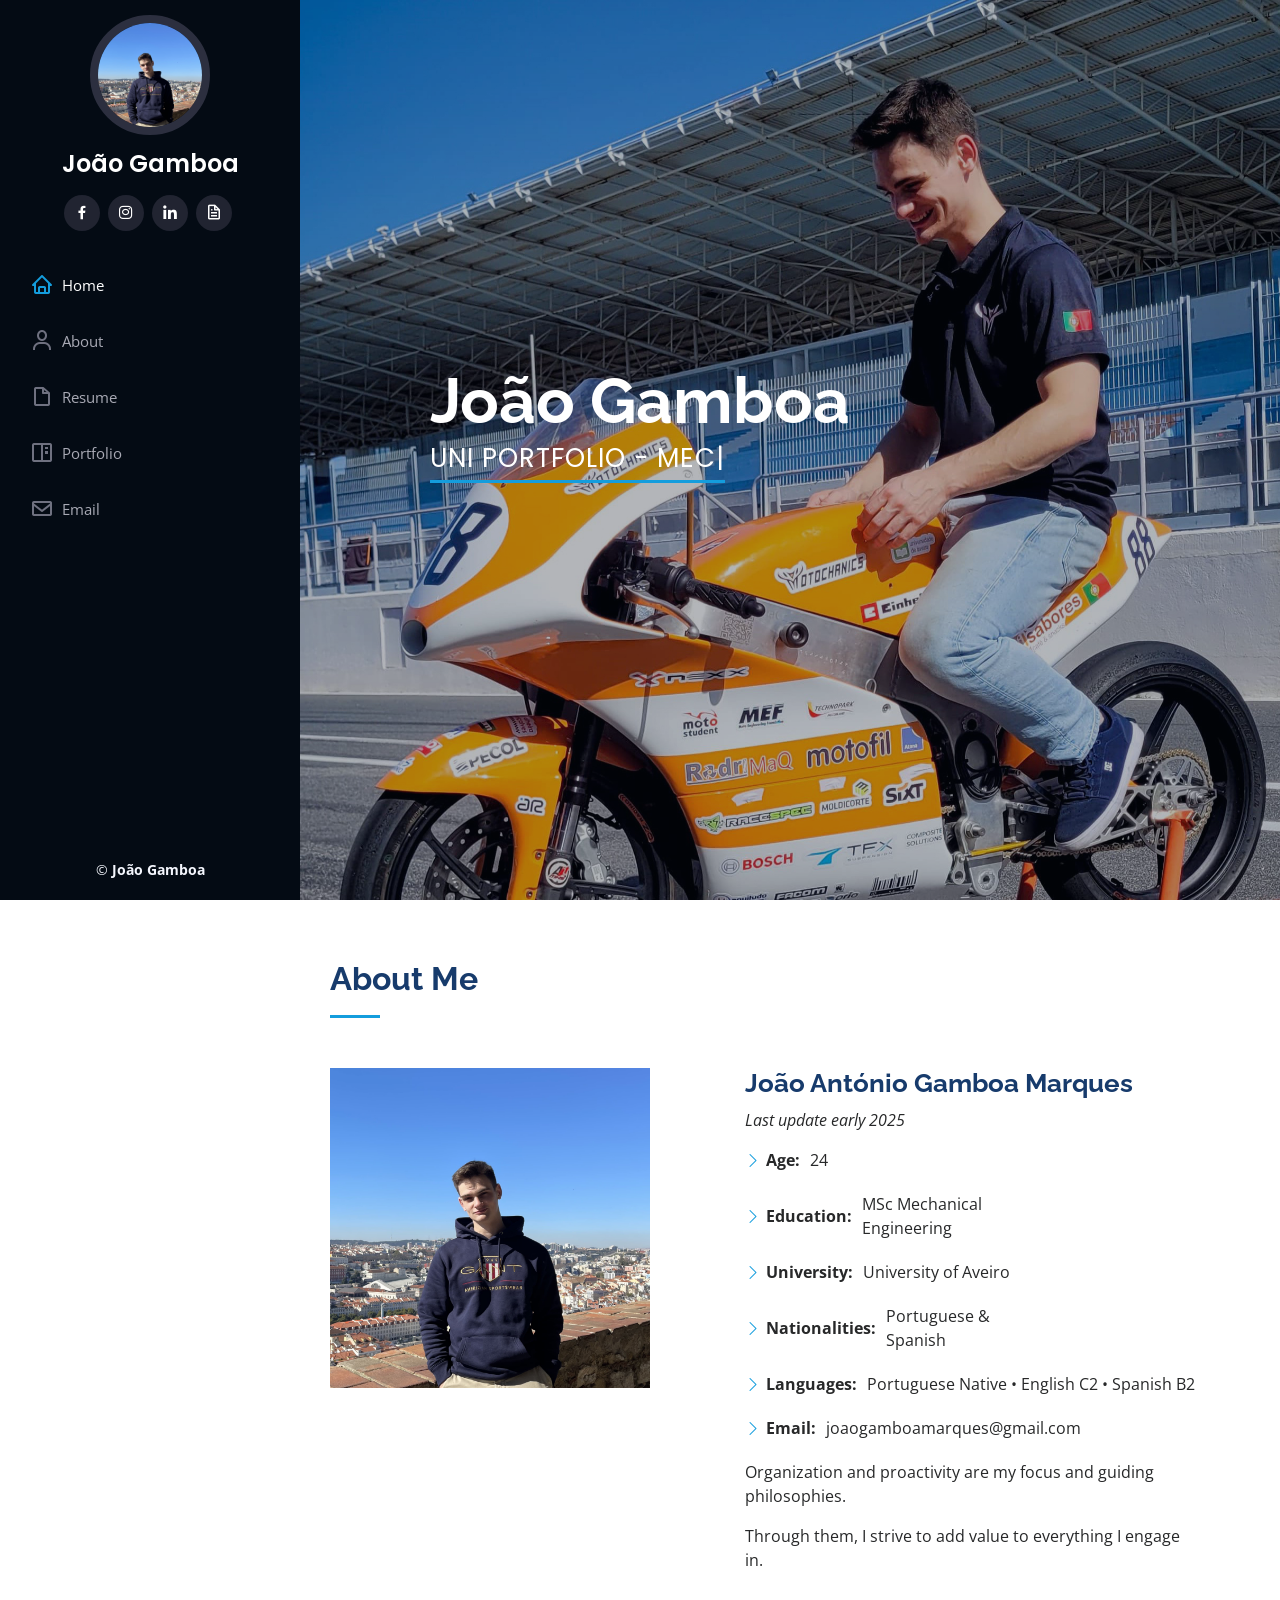
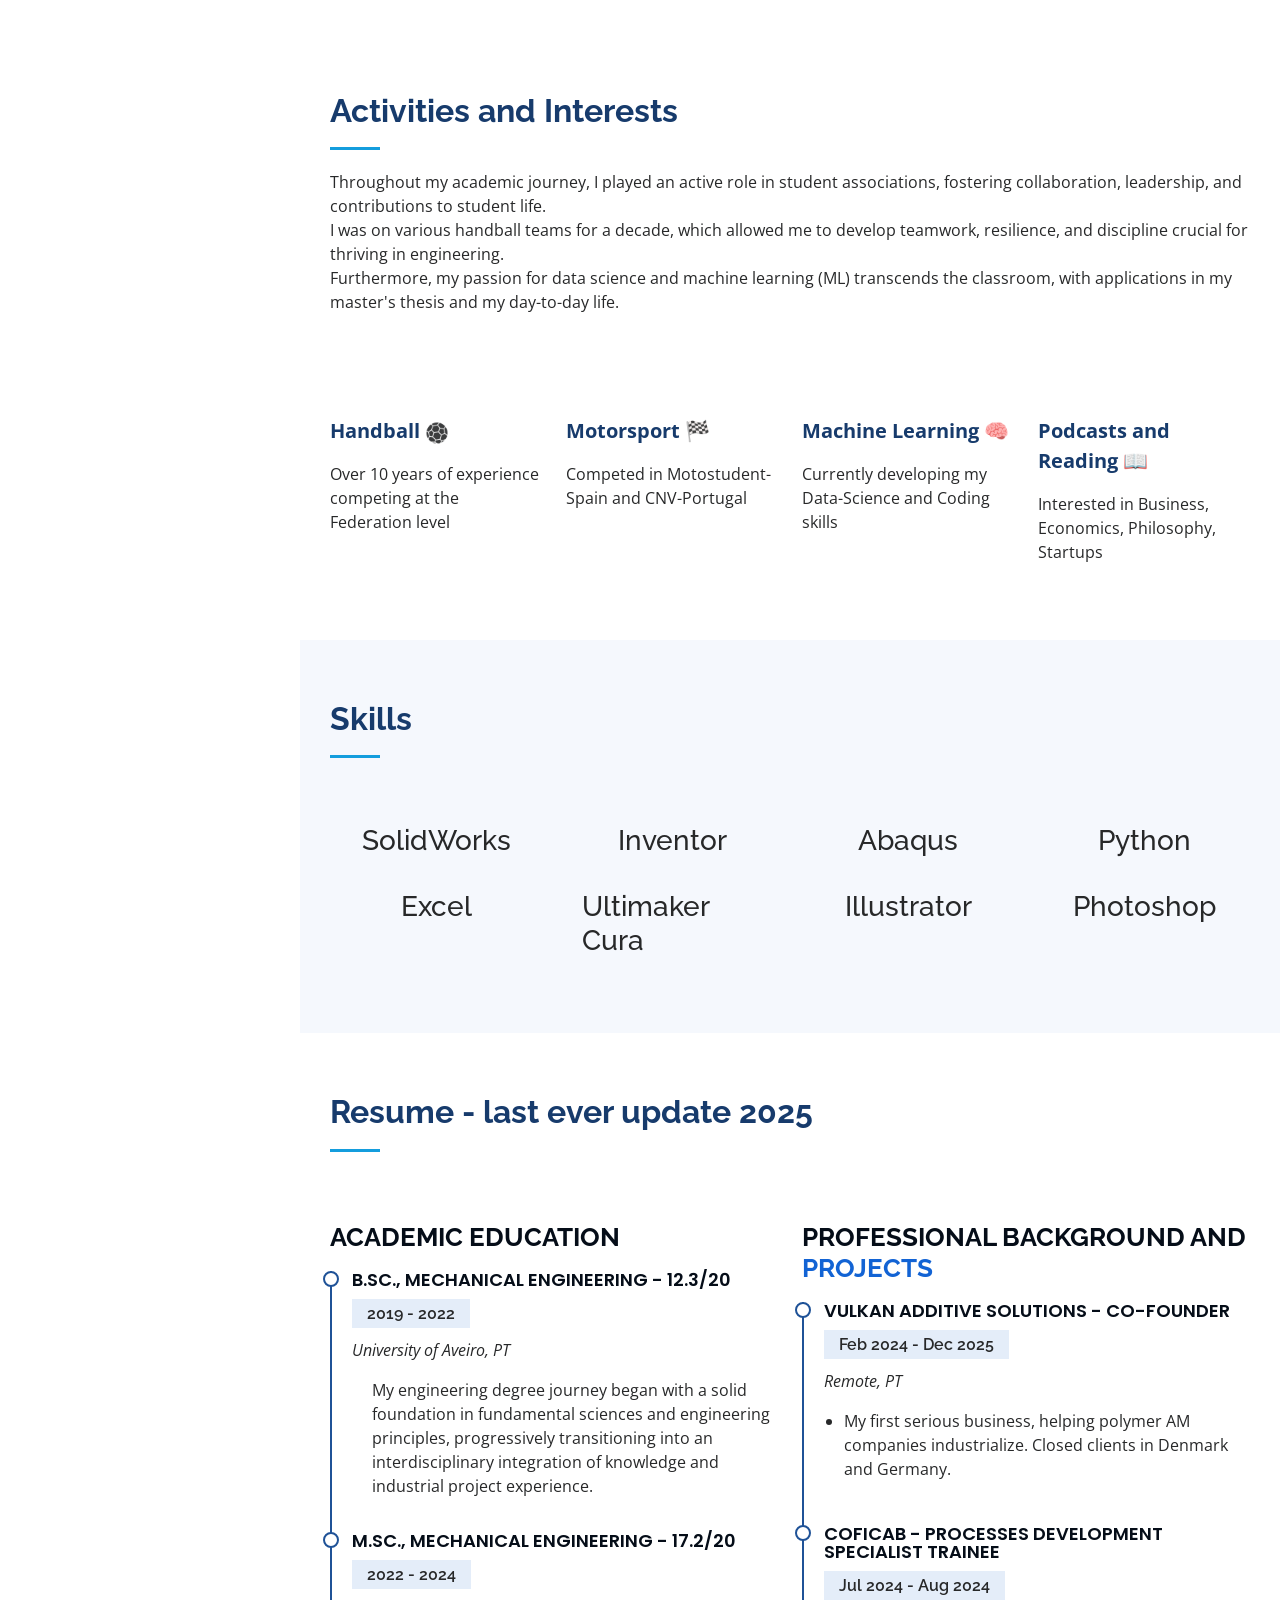
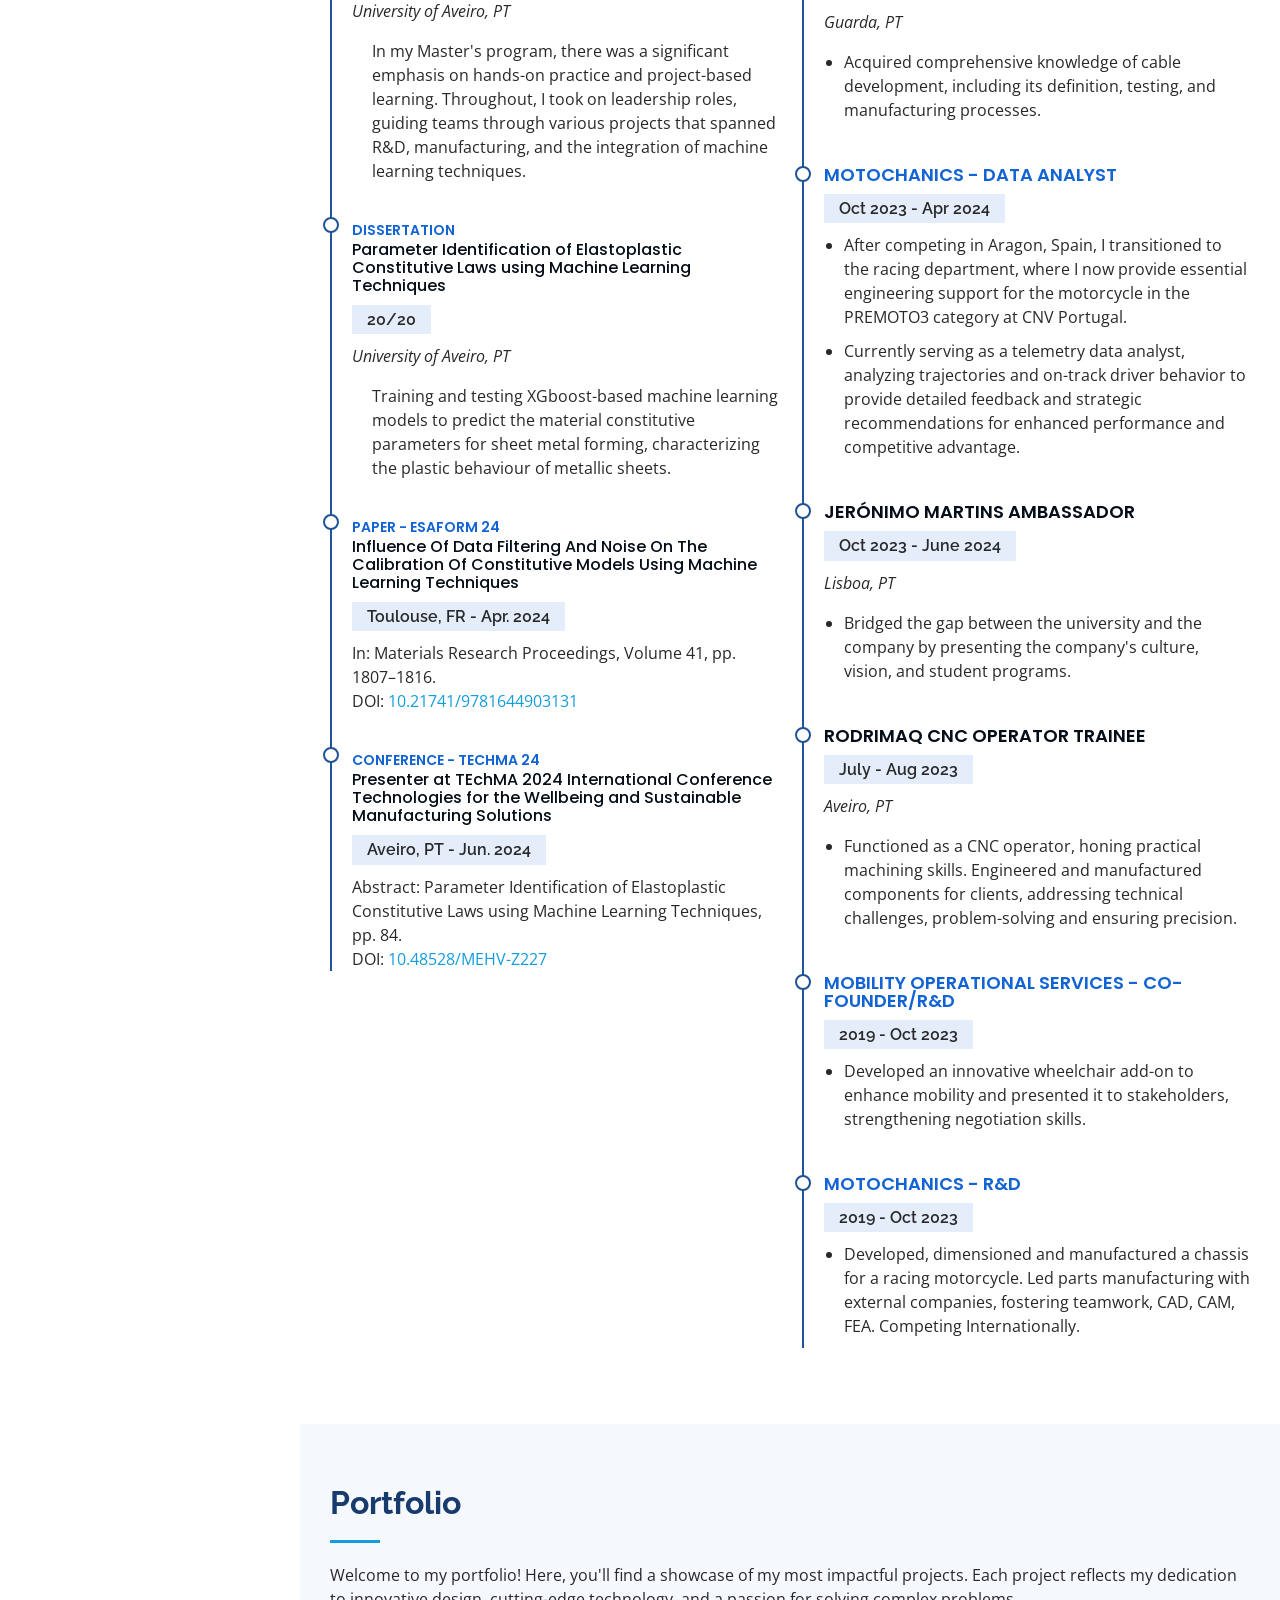
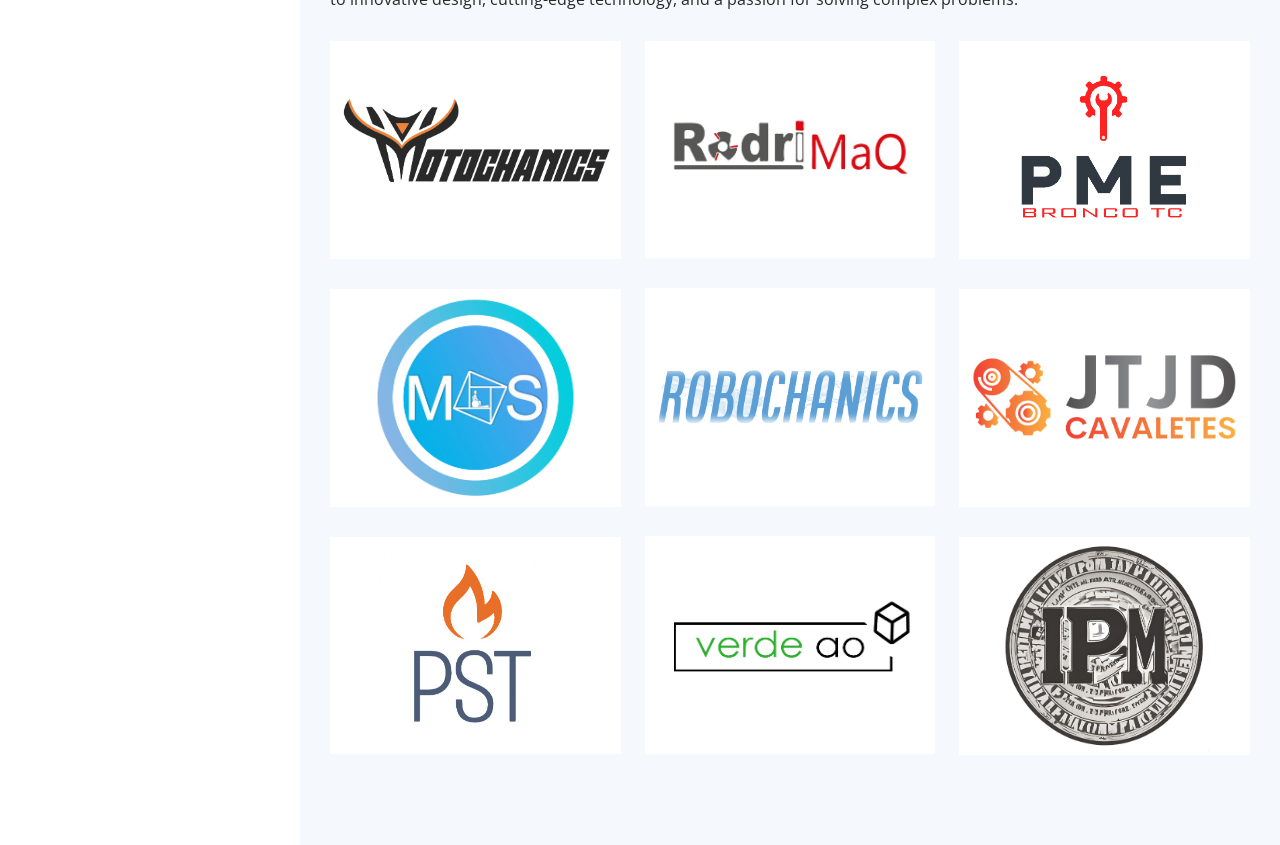
<file: index.html>
<!DOCTYPE html>
<html lang="en">

<head>
  

  <meta charset="utf-8">
  <meta content="width=device-width, initial-scale=1.0" name="viewport">

  <title>João Gamboa</title>
  <meta content="" name="description">
  <meta content="" name="keywords">

  <!-- Favicons -->
  <link href="assets/img/favicon.ico" rel="icon">
  <link href="assets/img/apple-touch-icon.png" rel="apple-touch-icon">

  <!-- Google Fonts -->
  <link href="https://fonts.googleapis.com/css?family=Open+Sans:300,300i,400,400i,600,600i,700,700i|Raleway:300,300i,400,400i,500,500i,600,600i,700,700i|Poppins:300,300i,400,400i,500,500i,600,600i,700,700i" rel="stylesheet">

  <!-- Vendor CSS Files -->
  <link href="assets/vendor/aos/aos.css" rel="stylesheet">
  <link href="assets/vendor/bootstrap/css/bootstrap.min.css" rel="stylesheet">
  <link href="assets/vendor/bootstrap-icons/bootstrap-icons.css" rel="stylesheet">
  <link href="assets/vendor/boxicons/css/boxicons.min.css" rel="stylesheet">
  <link href="assets/vendor/glightbox/css/glightbox.min.css" rel="stylesheet">
  <link href="assets/vendor/swiper/swiper-bundle.min.css" rel="stylesheet">

  
  <!-- Template Main CSS File -->
  <link href="assets/css/style.css" rel="stylesheet">

  <!-- =======================================================
  * Template Name: iPortfolio
  * Template URL: https://bootstrapmade.com/iportfolio-bootstrap-portfolio-websites-template/
  * Updated: Mar 17 2024 with Bootstrap v5.3.3
  * Author: BootstrapMade.com
  * License: https://bootstrapmade.com/license/
  ======================================================== -->
</head>

<body>

  <!-- ======= Mobile nav toggle button ======= -->
  <i class="bi bi-list mobile-nav-toggle d-xl-none"></i>

  <!-- ======= Header ======= -->
  <header id="header">
    <div class="d-flex flex-column">

      <div class="profile">
        <img src="assets/img/profile-img.jpeg" alt="" class="img-fluid rounded-circle">
        <h1 class="text-light"><a href="index.html">João Gamboa</a></h1>
        <div class="social-links mt-3 text-center">
          <a href="https://www.facebook.com/joao.gamboa.marques/" class="facebook"><i class="bx bxl-facebook"></i></a>
          <a href="https://www.instagram.com/joao_gamboa/" class="instagram"><i class="bx bxl-instagram"></i></a>
          <a href="https://www.linkedin.com/in/joaogamboam/" class="linkedin"><i class="bx bxl-linkedin"></i></a>
          <!--<a href="mailto:joaogamboamarques@gmail.com" class="email"><i class="bx bx-envelope"></i></a>-->
          <a download href="./CV_JoaoGamboa_EN.pdf" class="email"><i class="bx bx-file"></i></a>
        </div>
      </div>

      <nav id="navbar" class="nav-menu navbar">
        <ul>
          <li><a href="#hero" class="nav-link scrollto active"><i class="bx bx-home"></i> <span>Home</span></a></li>
          <li><a href="#about" class="nav-link scrollto"><i class="bx bx-user"></i> <span>About</span></a></li>
          <li><a href="#resume" class="nav-link scrollto"><i class="bx bx-file-blank"></i> <span>Resume</span></a></li>
          <li><a href="#portfolio" class="nav-link scrollto"><i class="bx bx-book-content"></i> <span>Portfolio</span></a></li>
          <li><a href="mailto:joaogamboamarques@gmail.com"><i class="bx bx-envelope"></i> <span>Email </span></a></li>
        </ul>
      </nav><!-- .nav-menu -->
    </div>
  </header><!-- End Header -->

  <!-- ======= Hero Section ======= -->
  <section id="hero" class="d-flex flex-column justify-content-center align-items-center">
    <div class="hero-container" data-aos="fade-in">
      <h1>João Gamboa</h1>
      <p><span class="typed" data-typed-items="UNI PORTFOLIO - MECHANICAL ENGINEERING"></span></p>
    </div>
  </section><!-- End Hero -->
 
  <main id="main">

    <!-- ======= About Section ======= -->
    <section id="about" class="about">
      <div class="container">

        <div class="section-title">
          <h2>About Me</h2>
          </div>

        <div class="row">
          <div class="col-lg-4" data-aos="fade-right" >
            <img src="assets/img/profile-img.jpeg" class="img-fluid" alt="" style="max-width: 110%; height: auto;">
          </div>
          <div class="col-lg-6 pt-4 pt-lg-0 content" data-aos="fade-left" style="margin-left: 100px;">     
            <h3>João António Gamboa Marques</h3>
            <p class="fst-italic">
              Last update early 2025
            </p>
            <div class="row">
              <div class="col-lg-8">
                <ul>
                  <li><i class="bi bi-chevron-right"></i> <strong>Age:</strong> <span>24</span></li>
                  <li><i class="bi bi-chevron-right"></i> <strong>Education:</strong> <span>MSc Mechanical Engineering</span></li>
                  <li><i class="bi bi-chevron-right"></i> <strong>University:</strong> <span>University of Aveiro</span></li>
                  </ul>
              </div>
              <div class="col-lg-8">
                <ul>
                  <li><i class="bi bi-chevron-right"></i> <strong>Nationalities:</strong>Portuguese & Spanish<span></span></li>
                  <li>
                    <i class="bi bi-chevron-right"></i>
                    <strong>Languages:</strong>
                    <span style="white-space: nowrap;">Portuguese Native • English C2 • Spanish B2</span>
                  </li>
                  <li><i class="bi bi-chevron-right"></i> <strong>Email:</strong> <span>joaogamboamarques@gmail.com</span></li>
                  </ul>
              </div>
            </div>
            <p>
              
              Organization and proactivity are my focus and guiding philosophies. 
            <p>
              Through them, I strive to add value to everything I engage in.
          </div>
        </div>

      </div>
    </section><!-- End About Section -->

    <!-- ======= Facts Section ======= -->
    <section id="interests" class="interests" >
      <div class="container">

        <div class="section-title" >
          <h2>Activities and Interests</h2>
            <p><div class="activities-text" data-aos="fade-up">
              Throughout my academic journey, I played an active role in student associations, fostering collaboration, leadership, and contributions to student life.
            <p>I was on various handball teams for a decade, which allowed me to develop teamwork, resilience, and discipline crucial for thriving in engineering.
            <p>
            <p>
            <p> Furthermore, my passion for data science and machine learning (ML) transcends the classroom, with applications in my master's thesis and my day-to-day life.
            </p></div>  
        </div>
        <br>
        <br>
        <br>
        <div class="row no-gutters">

          <div class="col-lg-3 col-md-6 d-md-flex align-items-md-stretch" data-aos="fade-up">
            <div class="count-box">
              <div class="activities-wrapper">
                <p><strong style="font-size: 20px;color: #173b6c">Handball <img src="assets/img/games.png" alt="handball" ></strong></p>
              </div>  
                <p>Over 10 years of experience competing at the Federation level</p>
            </div>
        </div>
        
        <div class="col-lg-3 col-md-6 d-md-flex align-items-md-stretch" data-aos="fade-up" data-aos-delay="100">
            <div class="count-box">
                <p><strong style="font-size: 20px;color: #173b6c";>Motorsport 🏁</strong></p>
                <p>Competed in Motostudent-Spain and CNV-Portugal</p>
            </div>
        </div>
        
        <div class="col-lg-3 col-md-6 d-md-flex align-items-md-stretch" data-aos="fade-up" data-aos-delay="200">
            <div class="count-box">
                <p><strong style="font-size: 20px;color: #173b6c">Machine Learning 🧠</strong></p>
                <p>Currently developing my Data-Science and Coding skills</p>
            </div>
        </div>
        
        <div class="col-lg-3 col-md-6 d-md-flex align-items-md-stretch" data-aos="fade-up" data-aos-delay="300">
            <div class="count-box">
                <p><strong style="font-size: 20px;color: #173b6c">Podcasts and Reading 📖</strong></p>
                <p>Interested in Business, Economics, Philosophy, Startups</p>
            </div>
        </div>    
        </div>
        

      </div>
    </section><!-- End Facts Section -->

      <!-- ======= Skills Section ======= -->
      <section id="skills" class="skills section-bg">
        <div class="container">

          <div class="section-title">
            <h2>Skills</h2>
          </div>

          <div class="row skills-content">

            <div class="col-lg-3 col-md-6" data-aos="fade-up">
              <div class="skill-box ">
                <div class="icon-box">
                  <h3>SolidWorks</h3>
                </div>
              </div>
            </div>

            <div class="col-lg-3 col-md-6" data-aos="fade-up" >
              <div class="skill-box ">
                <div class="icon-box">
                  <h3>Inventor</h3>
                </div>
              </div>
            </div>

            <div class="col-lg-3 col-md-6" data-aos="fade-up">
              <div class="skill-box ">
                <div class="icon-box">
                  <h3>Abaqus</h3>
                </div>
              </div>
            </div>

            <div class="col-lg-3 col-md-6" data-aos="fade-up">
              <div class="skill-box ">
                <div class="icon-box">
                  <h3>Python</h3>
                </div>
              </div>
            </div>

            <div class="col-lg-3 col-md-6" data-aos="fade-up">
              <div class="skill-box ">
                <div class="icon-box">
                 <h3>Excel</h3>
                </div>
              </div>
            </div>

            <div class="col-lg-3 col-md-6" data-aos="fade-up">
              <div class="skill-box ">
                <div class="icon-box">
                  <h3>Ultimaker Cura</h3>
                </div>
              </div>
            </div>

            <div class="col-lg-3 col-md-6" data-aos="fade-up">
              <div class="skill-box ">
                <div class="icon-box">
                  <h3>Illustrator</h3>
                </div>
              </div>
            </div>

            <div class="col-lg-3 col-md-6" data-aos="fade-up">
              <div class="skill-box ">
                <div class="icon-box">
                  <h3>Photoshop</h3>
                </div>
              </div>
            </div>

          </div>
        </div>
      </section><!-- End Skills Section -->



    <!-- ======= Resume Section ======= -->
    <section id="resume" class="resume">
      <div class="container">

        <div class="section-title">
          <h2>Resume - last ever update 2025</h2>
          <p>

          </div>

        <div class="row">
          <div class="col-lg-6" data-aos="fade-up">
          
            <h3 class="resume-title">ACADEMIC EDUCATION</h3>
            <div class="resume-item">
              <h4>B.Sc., Mechanical Engineering - 12.3/20</h4>
              <h5>2019 - 2022</h5>
              <p><em>University of Aveiro, PT</em></p>
              <ul>
              <p>My engineering degree journey began with a solid foundation in fundamental sciences and engineering principles, progressively transitioning into an interdisciplinary integration of knowledge and industrial project experience.
              </ul>
              </div>

            <div class="resume-item">
              <h4>M.Sc., Mechanical Engineering - 17.2/20</h4>
              <h5>2022 - 2024</h5>
              <p><em>University of Aveiro, PT</em></p>
              <ul>
              <p>In my Master's program, there was a significant emphasis on hands-on practice and project-based learning.
                 Throughout, I took on leadership roles, guiding teams through various projects that spanned R&D, manufacturing, and the integration of machine learning techniques.
                </ul>
                </div>

            <div class="resume-item">
              <h8>Dissertation</h8>
              <h6>Parameter Identification of Elastoplastic Constitutive Laws using Machine Learning Techniques</h6>
              <h5>20/20</h5>
              <p><em>University of Aveiro, PT</em></p>
              <ul>
              <p>Training and testing XGboost-based machine learning models to predict the material constitutive parameters for sheet metal forming, characterizing the plastic behaviour of metallic sheets.
              </ul>
            </div>

            <div class="resume-item">
              <h8>Paper - ESAFORM 24</h8>
              <h6>Influence Of Data Filtering And Noise On The Calibration Of 
                Constitutive Models Using Machine Learning Techniques</h6>
              <h5>Toulouse, FR - Apr. 2024</h5>
              
              <p>In: Materials Research Proceedings, Volume 41, pp. 1807–1816.<br>
                DOI: <a href="https://doi.org/10.21741/9781644903131">10.21741/9781644903131</a></p>
            </div>

            <div class="resume-item">
              <h8>Conference - TEchMA 24 </h8>
              <h6>Presenter at TEchMA 2024 International Conference <br>
                Technologies for the Wellbeing and Sustainable Manufacturing Solutions
                
                </h6>
              <h5>Aveiro, PT - Jun. 2024</h5>
              
              <p>
                
                Abstract: Parameter Identification of Elastoplastic Constitutive Laws using Machine Learning Techniques, pp. 84.
                <br> 
                
                DOI: <a href="https://doi.org/10.48528/mehv-z227 ">10.48528/MEHV-Z227 </a> 
            </p>
            </div>

          </div>




          
          <div class="col-lg-6" data-aos="fade-up" data-aos-delay="100">
            <h3 class="resume-title">PROFESSIONAL BACKGROUND AND <span class="grey-text">PROJECTS</span></h3>

            <div class="resume-item">
              <h4>Vulkan Additive Solutions - Co-Founder</h4>
              <h5>Feb 2024 - Dec 2025</h5>
              <p><em>Remote, PT </em></p>
              <ul>
                <li>My first serious business, helping polymer AM companies industrialize. Closed clients in Denmark and Germany.
                  </li>
                
              </ul>
            </div>


            <div class="resume-item">
              <h4>COFICAB - Processes Development Specialist Trainee</h4>
              <h5>Jul 2024 - Aug 2024</h5>
              <p><em>Guarda, PT </em></p>
              <ul>
                <li>Acquired comprehensive knowledge of cable development, including its definition, testing, and manufacturing processes.
                  </li>
                
              </ul>
            </div>
            


            <div class="resume-item">
              <h4><span class="grey-text">Motochanics - Data Analyst</span></h4>
              <h5>Oct 2023 - Apr 2024</h5>
               <ul>
                
                  <li>
                    After competing in Aragon, Spain, I transitioned to the racing department, where I now provide essential engineering support for the motorcycle in the PREMOTO3 category at CNV Portugal.
                  </li>

                  <li>
                    Currently serving as a telemetry data analyst, analyzing trajectories and on-track driver behavior to provide detailed feedback and strategic recommendations for enhanced performance and competitive advantage.</li>

              </ul>
            </div>
            
            <div class="resume-item">
              <h4>Jerónimo Martins Ambassador</h4>
              <h5>Oct 2023 - June 2024</h5>
              <p><em>Lisboa, PT </em></p>
              <ul>
                <li>Bridged the gap between the university and the company by
                  presenting the company's culture, vision, and
                  student programs.
                  </li>
                
              </ul>
            </div>


            <div class="resume-item">
              <h4>Rodrimaq CNC Operator Trainee</h4>
              <h5>July - Aug 2023</h5>
              <p><em>Aveiro, PT</em></p>
              <ul>
                <li>Functioned as a CNC operator, honing practical machining skills.
                  Engineered and manufactured components for clients, addressing
                  technical challenges, problem-solving and ensuring precision.                  
                  </li>
                  
              </ul>
            </div>

            <div class="resume-item">
              <h4><span class="grey-text">Mobility Operational Services - Co-Founder/R&D </span></h4>
              <h5>2019 - Oct 2023</h5>
               <ul>
                <li>Developed an innovative wheelchair add-on to enhance mobility and presented it to stakeholders, strengthening negotiation skills.    
                  
                  
                  </li>
                  
              </ul>
            </div>

            <div class="resume-item">
              <h4><span class="grey-text">Motochanics - R&D </span></h4>
              <h5>2019 - Oct 2023</h5>
               <ul>
                <li>Developed, dimensioned and manufactured a chassis for a racing
                  motorcycle. Led parts manufacturing with external companies,
                  fostering teamwork, CAD, CAM, FEA. Competing Internationally.    
                  
                  
                  </li>
                  
              </ul>
            </div>


          </div>
        </div>

      </div>
    </section><!-- End Resume Section -->

    <!-- ======= Portfolio Section ======= define resolution entry 800x600 and inside 800x600 -->
    <section id="portfolio" class="portfolio section-bg">
      <div class="container">

        <div class="section-title">
          <h2>Portfolio</h2>
          <p>Welcome to my portfolio! Here, you'll find a showcase of my most impactful projects. Each project reflects my dedication to innovative design, cutting-edge technology, and a passion for solving complex problems.</div>

        <div class="row portfolio-container" data-aos="fade-up" data-aos-delay="100">

          <div class="col-lg-4 col-md-6 portfolio-item filter-app">
            <div class="portfolio-wrap" onclick="location.href='1Motochanics.html'">
              <img src="assets/img/portfolio/motochanics.jpg" class="img-fluid" alt="">
              
            </div>
          </div>

          <div class="col-lg-4 col-md-6 portfolio-item filter-web">
            <div class="portfolio-wrap" onclick="location.href='2Rodrimaq.html'">
              <img src="assets/img/portfolio/rodrimaq.jpg" class="img-fluid" alt="">
              
            </div>
          </div>

          <div class="col-lg-4 col-md-6 portfolio-item filter-app">
            <div class="portfolio-wrap" onclick="location.href='3FordBronco.html'">
              <img src="assets/img/portfolio/PME.png" class="img-fluid" alt="">
              
            </div>
          </div>

          <div class="col-lg-4 col-md-6 portfolio-item filter-card">
            <div class="portfolio-wrap" onclick="location.href='4Robo.html'">
              <img src="assets/img/portfolio/robochanics.png" class="img-fluid" alt="">
              
            </div>
          </div>

          <div class="col-lg-4 col-md-6 portfolio-item filter-web">
            <div class="portfolio-wrap" onclick="location.href='5MOS.html'">
              <img src="assets/img/portfolio/mos.jpg" class="img-fluid" alt="">
              
            </div>
          </div>

          <div class="col-lg-4 col-md-6 portfolio-item filter-app">
            <div class="portfolio-wrap" onclick="location.href='6Elevator.html'">
              <img src="assets/img/portfolio/jtjd.jpg" class="img-fluid" alt="">
              
            </div>
          </div>

          <div class="col-lg-4 col-md-6 portfolio-item filter-card">
            <div class="portfolio-wrap" onclick="location.href='8Horta.html'">
              <img src="assets/img/portfolio/verde.jpg" class="img-fluid" alt="">
              
            </div>
          </div>

          <div class="col-lg-4 col-md-6 portfolio-item filter-card">
            <div class="portfolio-wrap" onclick="location.href='9Redutor.html'">
              <img src="assets/img/portfolio/ipm.jpg" class="img-fluid" alt="">
              
            </div>
          </div>

          <div class="col-lg-4 col-md-6 portfolio-item filter-web">
            <div class="portfolio-wrap" onclick="location.href='7PST.html'">
              <img src="assets/img/portfolio/pst.jpg" class="img-fluid" alt="">
              
            </div>
          </div>

        </div>

      </div>
    </section><!-- End Portfolio Section -->



  </main><!-- End #main -->

  <!-- ======= Footer ======= -->
  <footer id="footer">
    <div class="container">
      <div class="copyright">
        &copy;  <strong><span>João Gamboa</span></strong>
      </div>
      <div class="credits">
        <!-- All the links in the footer should remain intact. -->
        <!-- You can delete the links only if you purchased the pro version. -->
        <!-- Licensing information: https://bootstrapmade.com/license/ -->
        <!-- Purchase the pro version with working PHP/AJAX contact form: https://bootstrapmade.com/iportfolio-bootstrap-portfolio-websites-template/ -->
        
      </div>
    </div>
  </footer><!-- End  Footer -->

  <a href="#" class="back-to-top d-flex align-items-center justify-content-center"><i class="bi bi-arrow-up-short"></i></a>

  <!-- Vendor JS Files -->
  <script src="assets/vendor/purecounter/purecounter_vanilla.js"></script>
  <script src="assets/vendor/aos/aos.js"></script>
  <script src="assets/vendor/bootstrap/js/bootstrap.bundle.min.js"></script>
  <script src="assets/vendor/glightbox/js/glightbox.min.js"></script>
  <script src="assets/vendor/isotope-layout/isotope.pkgd.min.js"></script>
  <script src="assets/vendor/swiper/swiper-bundle.min.js"></script>
  <script src="assets/vendor/typed.js/typed.umd.js"></script>
  <script src="assets/vendor/waypoints/noframework.waypoints.js"></script>
  <script src="assets/vendor/php-email-form/validate.js"></script>

  <!-- Template Main JS File -->
  <script src="assets/js/main.js"></script>

</body>

</html>
</file>
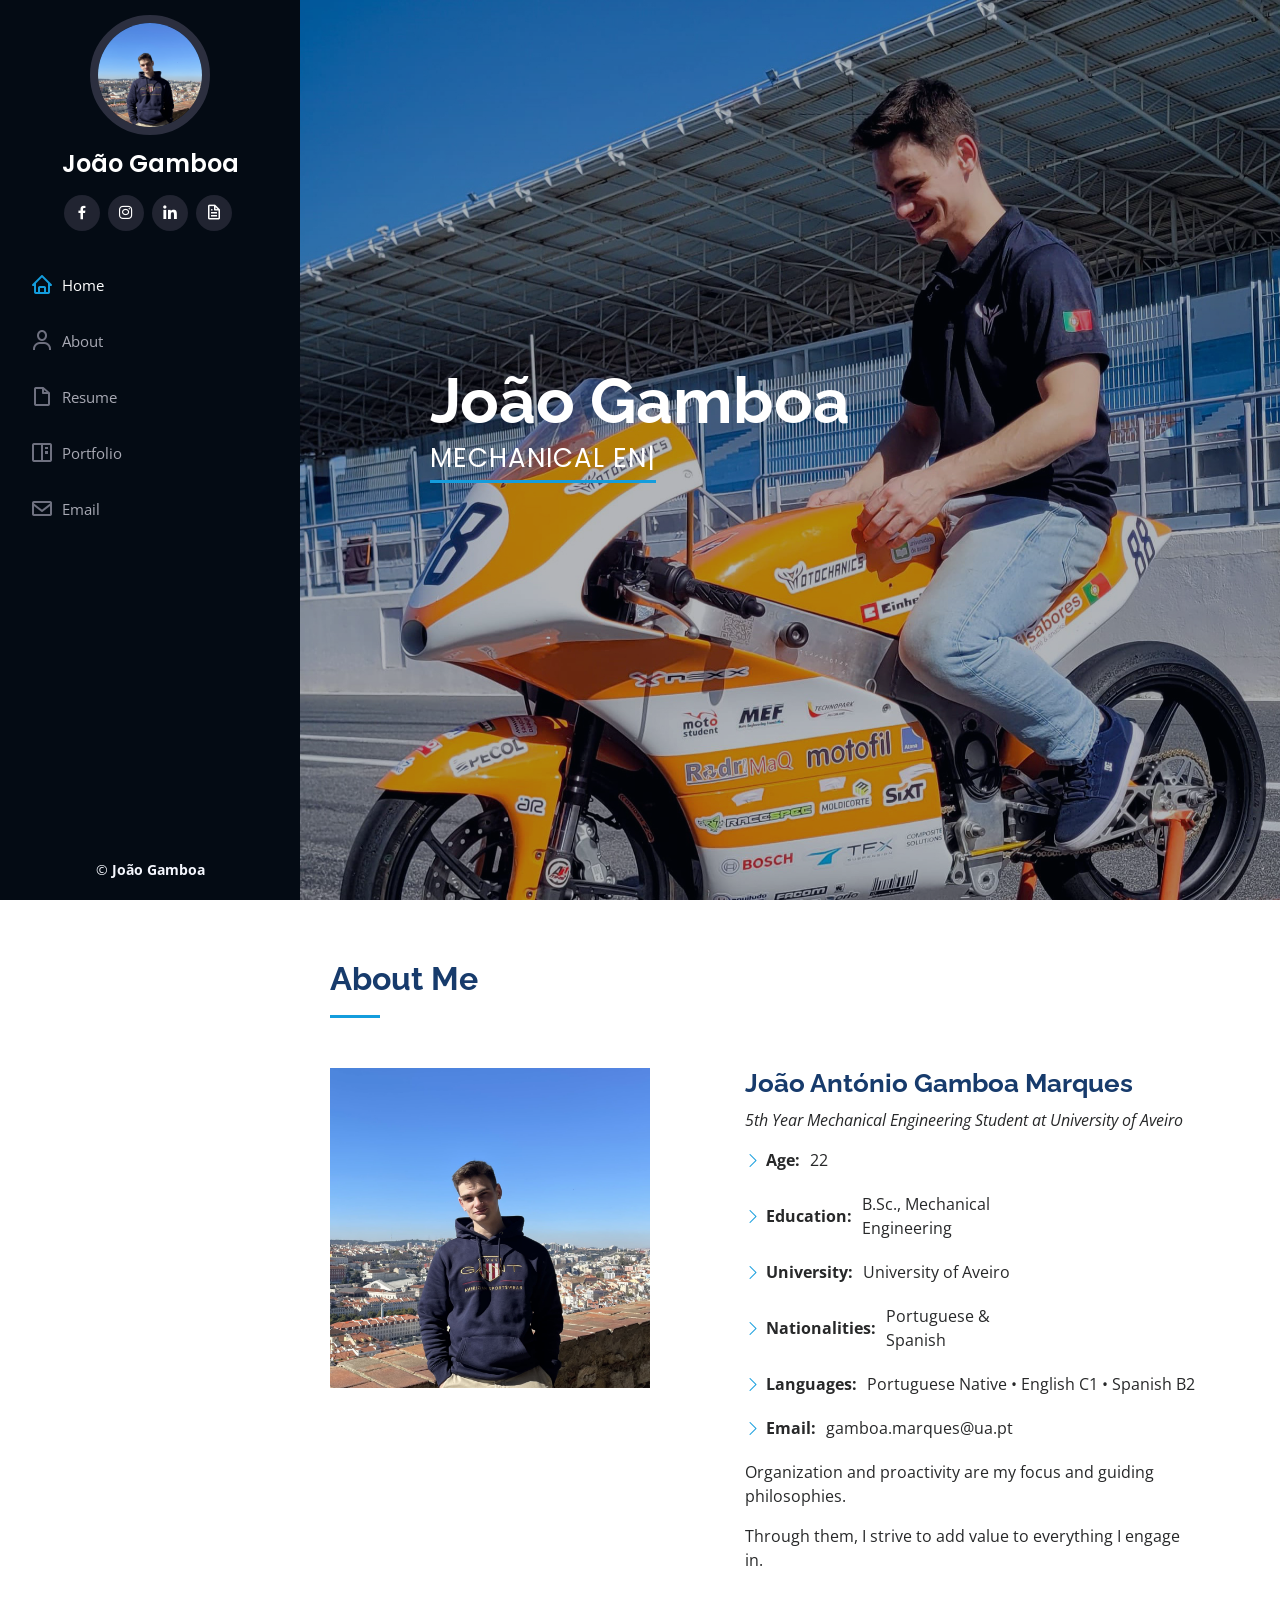
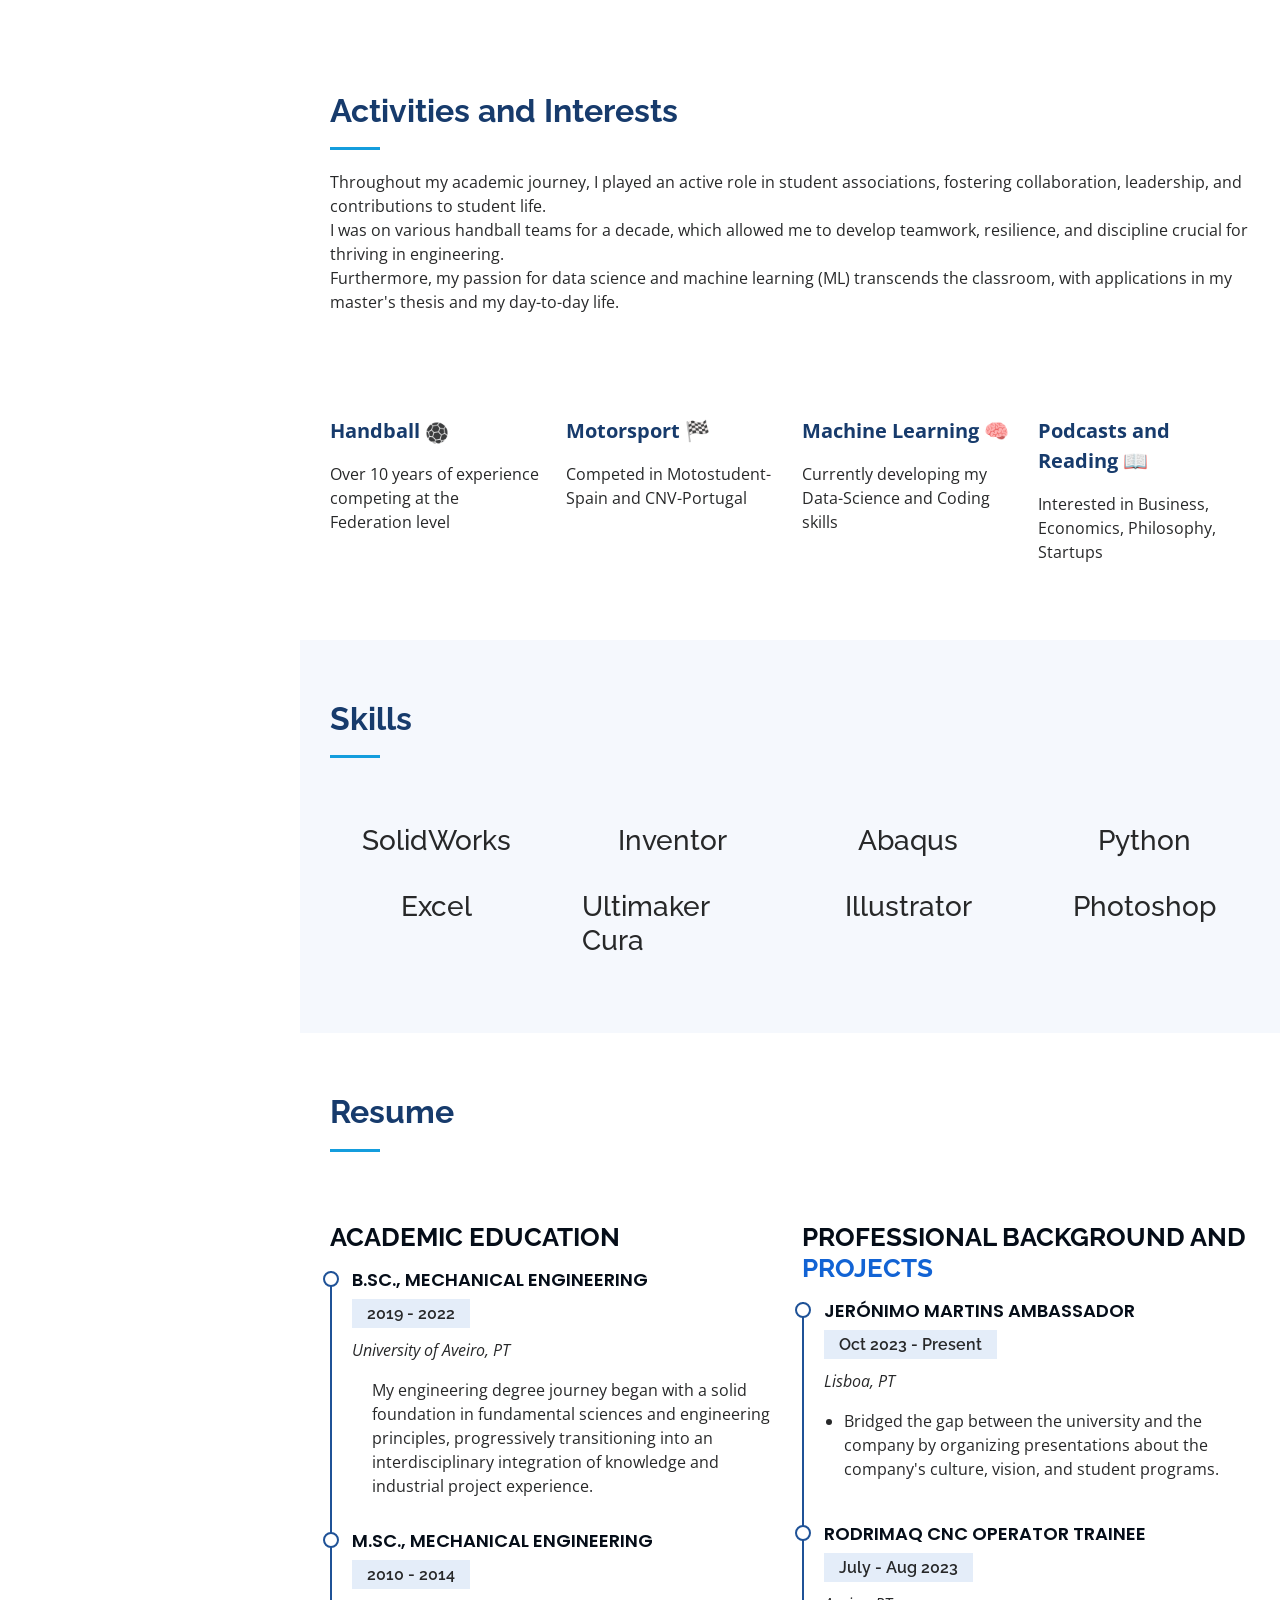
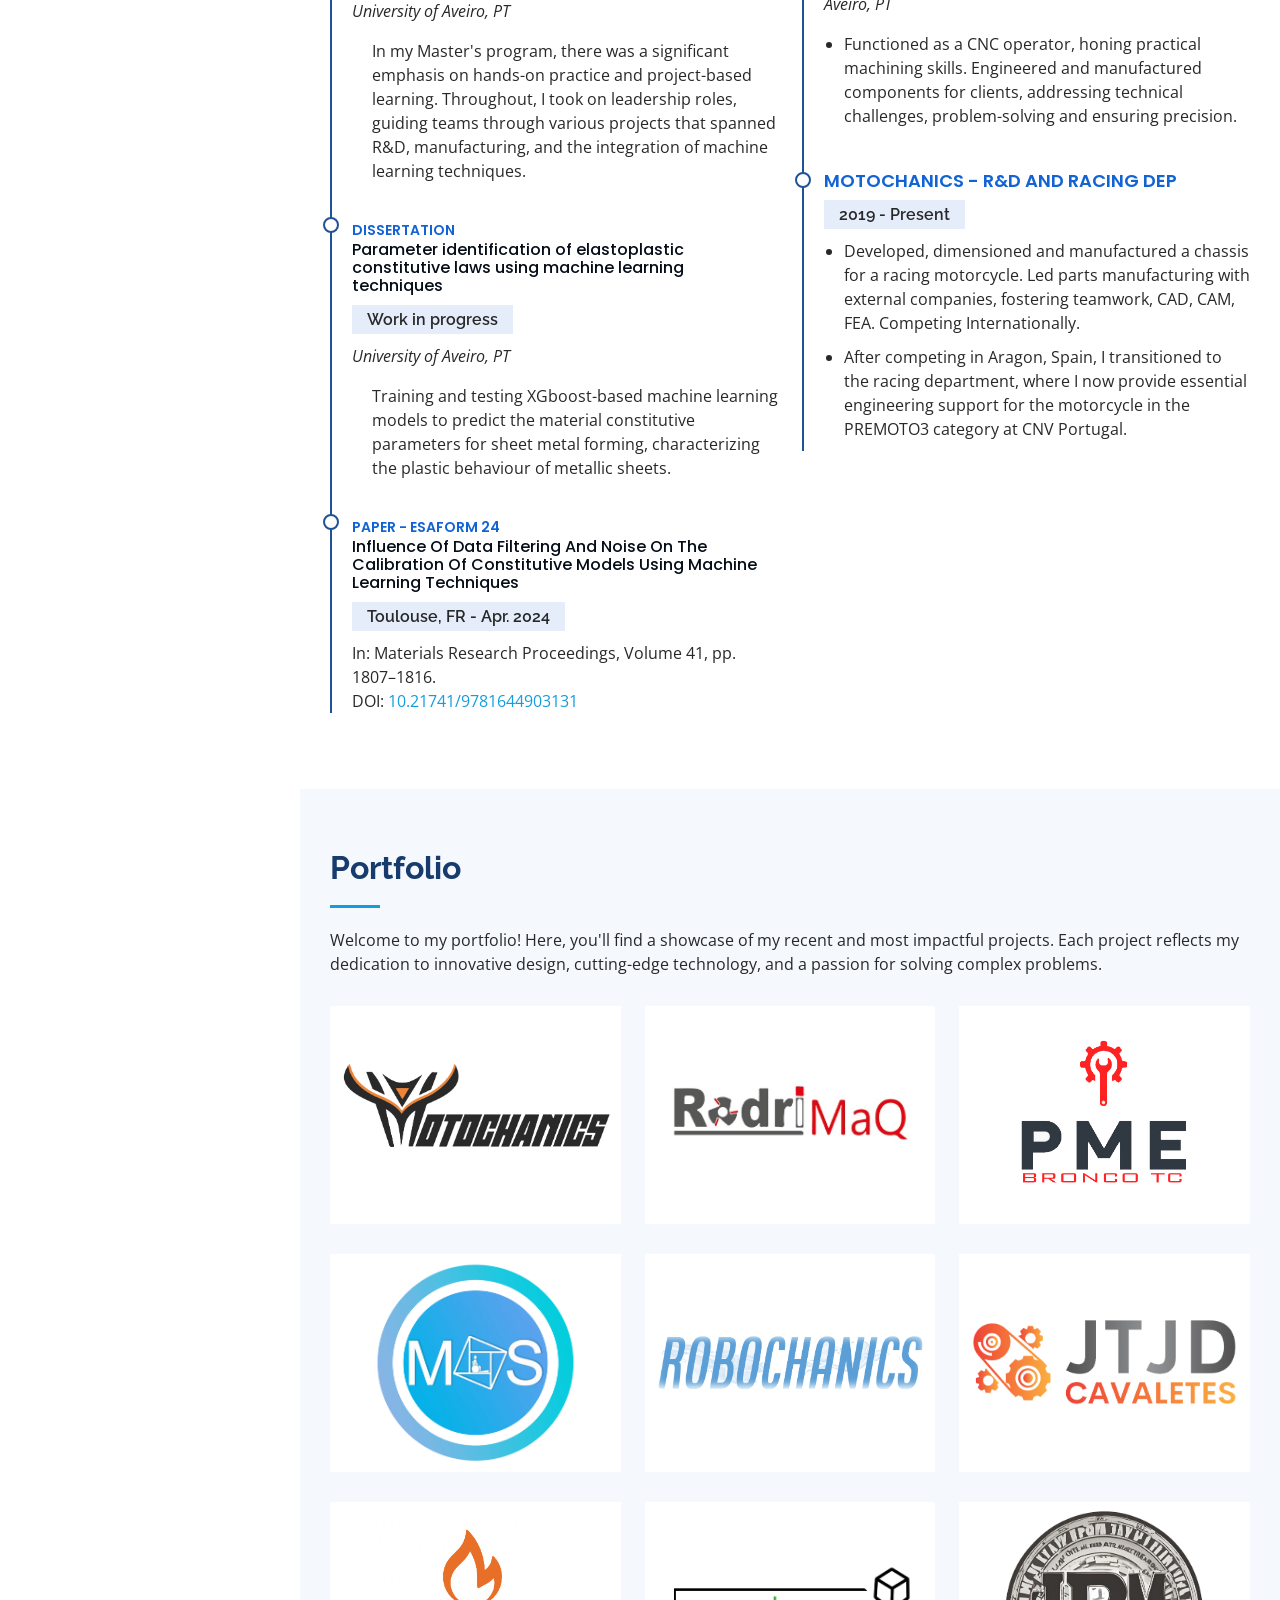
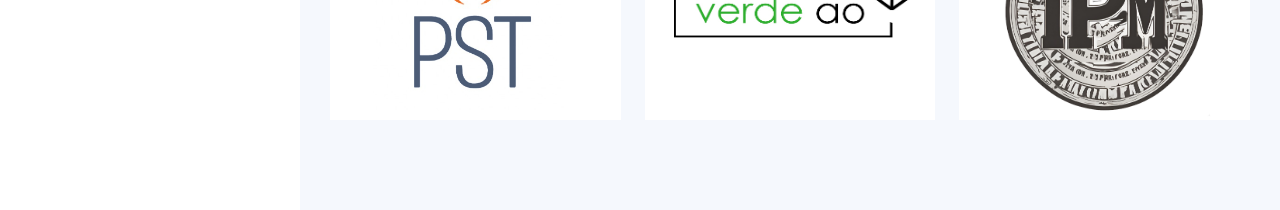
<file: iPortfolio/iPortfolio/index.html>
<!DOCTYPE html>
<html lang="en">

<head>
  <meta charset="utf-8">
  <meta content="width=device-width, initial-scale=1.0" name="viewport">

  <title>iPortfolio Bootstrap Template - Index</title>
  <meta content="" name="description">
  <meta content="" name="keywords">

  <!-- Favicons -->
  <link href="assets/img/favicon.png" rel="icon">
  <link href="assets/img/apple-touch-icon.png" rel="apple-touch-icon">

  <!-- Google Fonts -->
  <link href="https://fonts.googleapis.com/css?family=Open+Sans:300,300i,400,400i,600,600i,700,700i|Raleway:300,300i,400,400i,500,500i,600,600i,700,700i|Poppins:300,300i,400,400i,500,500i,600,600i,700,700i" rel="stylesheet">

  <!-- Vendor CSS Files -->
  <link href="assets/vendor/aos/aos.css" rel="stylesheet">
  <link href="assets/vendor/bootstrap/css/bootstrap.min.css" rel="stylesheet">
  <link href="assets/vendor/bootstrap-icons/bootstrap-icons.css" rel="stylesheet">
  <link href="assets/vendor/boxicons/css/boxicons.min.css" rel="stylesheet">
  <link href="assets/vendor/glightbox/css/glightbox.min.css" rel="stylesheet">
  <link href="assets/vendor/swiper/swiper-bundle.min.css" rel="stylesheet">

  <!-- Template Main CSS File -->
  <link href="assets/css/style.css" rel="stylesheet">

  <!-- =======================================================
  * Template Name: iPortfolio
  * Template URL: https://bootstrapmade.com/iportfolio-bootstrap-portfolio-websites-template/
  * Updated: Mar 17 2024 with Bootstrap v5.3.3
  * Author: BootstrapMade.com
  * License: https://bootstrapmade.com/license/
  ======================================================== -->
</head>

<body>

  <!-- ======= Mobile nav toggle button ======= -->
  <i class="bi bi-list mobile-nav-toggle d-xl-none"></i>

  <!-- ======= Header ======= -->
  <header id="header">
    <div class="d-flex flex-column">

      <div class="profile">
        <img src="assets/img/profile-img.jpeg" alt="" class="img-fluid rounded-circle">
        <h1 class="text-light"><a href="index.html">João Gamboa</a></h1>
        <div class="social-links mt-3 text-center">
          <a href="https://www.facebook.com/joao.gamboa.marques/" class="facebook"><i class="bx bxl-facebook"></i></a>
          <a href="https://www.instagram.com/joao_gamboa/" class="instagram"><i class="bx bxl-instagram"></i></a>
          <a href="https://www.linkedin.com/in/joaogamboam/" class="linkedin"><i class="bx bxl-linkedin"></i></a>
          <!--<a href="mailto:gamboa.marques@ua.pt" class="email"><i class="bx bx-envelope"></i></a>-->
          <a download href="./CV_JoaoGamboa_EN.pdf" class="email"><i class="bx bx-file"></i></a>
        </div>
      </div>

      <nav id="navbar" class="nav-menu navbar">
        <ul>
          <li><a href="#hero" class="nav-link scrollto active"><i class="bx bx-home"></i> <span>Home</span></a></li>
          <li><a href="#about" class="nav-link scrollto"><i class="bx bx-user"></i> <span>About</span></a></li>
          <li><a href="#resume" class="nav-link scrollto"><i class="bx bx-file-blank"></i> <span>Resume</span></a></li>
          <li><a href="#portfolio" class="nav-link scrollto"><i class="bx bx-book-content"></i> <span>Portfolio</span></a></li>
          <li><a href="mailto:gamboa.marques@ua.pt"><i class="bx bx-envelope"></i> <span>Email </span></a></li>
        </ul>
      </nav><!-- .nav-menu -->
    </div>
  </header><!-- End Header -->

  <!-- ======= Hero Section ======= -->
  <section id="hero" class="d-flex flex-column justify-content-center align-items-center">
    <div class="hero-container" data-aos="fade-in">
      <h1>João Gamboa</h1>
      <p><span class="typed" data-typed-items="MECHANICAL ENGINEERING STUDENT"></span></p>
    </div>
  </section><!-- End Hero -->
 
  <main id="main">

    <!-- ======= About Section ======= -->
    <section id="about" class="about">
      <div class="container">

        <div class="section-title">
          <h2>About Me</h2>
          </div>

        <div class="row">
          <div class="col-lg-4" data-aos="fade-right" >
            <img src="assets/img/profile-img.jpeg" class="img-fluid" alt="" style="max-width: 110%; height: auto;">
          </div>
          <div class="col-lg-6 pt-4 pt-lg-0 content" data-aos="fade-left" style="margin-left: 100px;">     
            <h3>João António Gamboa Marques</h3>
            <p class="fst-italic">
              5th Year Mechanical Engineering Student at University of Aveiro
            </p>
            <div class="row">
              <div class="col-lg-8">
                <ul>
                  <li><i class="bi bi-chevron-right"></i> <strong>Age:</strong> <span>22</span></li>
                  <li><i class="bi bi-chevron-right"></i> <strong>Education:</strong> <span>B.Sc., Mechanical Engineering</span></li>
                  <li><i class="bi bi-chevron-right"></i> <strong>University:</strong> <span>University of Aveiro</span></li>
                  </ul>
              </div>
              <div class="col-lg-8">
                <ul>
                  <li><i class="bi bi-chevron-right"></i> <strong>Nationalities:</strong>Portuguese & Spanish<span></span></li>
                  <li>
                    <i class="bi bi-chevron-right"></i>
                    <strong>Languages:</strong>
                    <span style="white-space: nowrap;">Portuguese Native • English C1 • Spanish B2</span>
                  </li>
                  <li><i class="bi bi-chevron-right"></i> <strong>Email:</strong> <span>gamboa.marques@ua.pt</span></li>
                  </ul>
              </div>
            </div>
            <p>
              
              Organization and proactivity are my focus and guiding philosophies. 
            <p>
              Through them, I strive to add value to everything I engage in.
          </div>
        </div>

      </div>
    </section><!-- End About Section -->

    <!-- ======= Facts Section ======= -->
    <section id="interests" class="interests" >
      <div class="container">

        <div class="section-title" >
          <h2>Activities and Interests</h2>
            <p><div class="activities-text" data-aos="fade-up">
              Throughout my academic journey, I played an active role in student associations, fostering collaboration, leadership, and contributions to student life.
            <p>I was on various handball teams for a decade, which allowed me to develop teamwork, resilience, and discipline crucial for thriving in engineering.
            <p>
            <p>
            <p> Furthermore, my passion for data science and machine learning (ML) transcends the classroom, with applications in my master's thesis and my day-to-day life.
            </p></div>  
        </div>
        <br>
        <br>
        <br>
        <div class="row no-gutters">

          <div class="col-lg-3 col-md-6 d-md-flex align-items-md-stretch" data-aos="fade-up">
            <div class="count-box">
              <div class="activities-wrapper">
                <p><strong style="font-size: 20px;color: #173b6c">Handball <img src="assets/img/games.png" alt="handball" ></strong></p>
              </div>  
                <p>Over 10 years of experience competing at the Federation level</p>
            </div>
        </div>
        
        <div class="col-lg-3 col-md-6 d-md-flex align-items-md-stretch" data-aos="fade-up" data-aos-delay="100">
            <div class="count-box">
                <p><strong style="font-size: 20px;color: #173b6c";>Motorsport 🏁</strong></p>
                <p>Competed in Motostudent-Spain and CNV-Portugal</p>
            </div>
        </div>
        
        <div class="col-lg-3 col-md-6 d-md-flex align-items-md-stretch" data-aos="fade-up" data-aos-delay="200">
            <div class="count-box">
                <p><strong style="font-size: 20px;color: #173b6c">Machine Learning 🧠</strong></p>
                <p>Currently developing my Data-Science and Coding skills</p>
            </div>
        </div>
        
        <div class="col-lg-3 col-md-6 d-md-flex align-items-md-stretch" data-aos="fade-up" data-aos-delay="300">
            <div class="count-box">
                <p><strong style="font-size: 20px;color: #173b6c">Podcasts and Reading 📖</strong></p>
                <p>Interested in Business, Economics, Philosophy, Startups</p>
            </div>
        </div>    
        </div>
        

      </div>
    </section><!-- End Facts Section -->

      <!-- ======= Skills Section ======= -->
      <section id="skills" class="skills section-bg">
        <div class="container">

          <div class="section-title">
            <h2>Skills</h2>
          </div>

          <div class="row skills-content">

            <div class="col-lg-3 col-md-6" data-aos="fade-up">
              <div class="skill-box ">
                <div class="icon-box">
                  <h3>SolidWorks</h3>
                </div>
              </div>
            </div>

            <div class="col-lg-3 col-md-6" data-aos="fade-up" >
              <div class="skill-box ">
                <div class="icon-box">
                  <h3>Inventor</h3>
                </div>
              </div>
            </div>

            <div class="col-lg-3 col-md-6" data-aos="fade-up">
              <div class="skill-box ">
                <div class="icon-box">
                  <h3>Abaqus</h3>
                </div>
              </div>
            </div>

            <div class="col-lg-3 col-md-6" data-aos="fade-up">
              <div class="skill-box ">
                <div class="icon-box">
                  <h3>Python</h3>
                </div>
              </div>
            </div>

            <div class="col-lg-3 col-md-6" data-aos="fade-up">
              <div class="skill-box ">
                <div class="icon-box">
                 <h3>Excel</h3>
                </div>
              </div>
            </div>

            <div class="col-lg-3 col-md-6" data-aos="fade-up">
              <div class="skill-box ">
                <div class="icon-box">
                  <h3>Ultimaker Cura</h3>
                </div>
              </div>
            </div>

            <div class="col-lg-3 col-md-6" data-aos="fade-up">
              <div class="skill-box ">
                <div class="icon-box">
                  <h3>Illustrator</h3>
                </div>
              </div>
            </div>

            <div class="col-lg-3 col-md-6" data-aos="fade-up">
              <div class="skill-box ">
                <div class="icon-box">
                  <h3>Photoshop</h3>
                </div>
              </div>
            </div>

          </div>
        </div>
      </section><!-- End Skills Section -->



    <!-- ======= Resume Section ======= -->
    <section id="resume" class="resume">
      <div class="container">

        <div class="section-title">
          <h2>Resume</h2>
          <p>

          </div>

        <div class="row">
          <div class="col-lg-6" data-aos="fade-up">
          
            <h3 class="resume-title">ACADEMIC EDUCATION</h3>
            <div class="resume-item">
              <h4>B.Sc., Mechanical Engineering</h4>
              <h5>2019 - 2022</h5>
              <p><em>University of Aveiro, PT</em></p>
              <ul>
              <p>My engineering degree journey began with a solid foundation in fundamental sciences and engineering principles, progressively transitioning into an interdisciplinary integration of knowledge and industrial project experience.
              </ul>
              </div>

            <div class="resume-item">
              <h4>M.Sc., Mechanical Engineering</h4>
              <h5>2010 - 2014</h5>
              <p><em>University of Aveiro, PT</em></p>
              <ul>
              <p>In my Master's program, there was a significant emphasis on hands-on practice and project-based learning.
                 Throughout, I took on leadership roles, guiding teams through various projects that spanned R&D, manufacturing, and the integration of machine learning techniques.
                </ul>
                </div>

            <div class="resume-item">
              <h8>Dissertation</h8>
              <h6>Parameter identification of elastoplastic constitutive laws using machine learning techniques</h6>
              <h5>Work in progress</h5>
              <p><em>University of Aveiro, PT</em></p>
              <ul>
              <p>Training and testing XGboost-based machine learning models to predict the material constitutive parameters for sheet metal forming, characterizing the plastic behaviour of metallic sheets.
              </ul>
            </div>

            <div class="resume-item">
              <h8>Paper - ESAFORM 24</h8>
              <h6>Influence Of Data Filtering And Noise On The Calibration Of 
                Constitutive Models Using Machine Learning Techniques</h6>
              <h5>Toulouse, FR - Apr. 2024</h5>
              
              <p>In: Materials Research Proceedings, Volume 41, pp. 1807–1816.<br>
                DOI: <a href="https://doi.org/10.21741/9781644903131">10.21741/9781644903131</a></p>
            </div>

          </div>




          
          <div class="col-lg-6" data-aos="fade-up" data-aos-delay="100">
            <h3 class="resume-title">PROFESSIONAL BACKGROUND AND <span class="grey-text">PROJECTS</span></h3>

            <div class="resume-item">
              <h4>Jerónimo Martins Ambassador</h4>
              <h5>Oct 2023 - Present</h5>
              <p><em>Lisboa, PT </em></p>
              <ul>
                <li>Bridged the gap between the university and the company by
                  organizing presentations about the company's culture, vision, and
                  student programs.
                  </li>
                
              </ul>
            </div>


            <div class="resume-item">
              <h4>Rodrimaq CNC Operator Trainee</h4>
              <h5>July - Aug 2023</h5>
              <p><em>Aveiro, PT</em></p>
              <ul>
                <li>Functioned as a CNC operator, honing practical machining skills.
                  Engineered and manufactured components for clients, addressing
                  technical challenges, problem-solving and ensuring precision.                  
                  </li>
                  
              </ul>
            </div>


            <div class="resume-item">
              <h4><span class="grey-text">Motochanics - R&D and Racing Dep</span></h4>
              <h5>2019 - Present</h5>
               <ul>
                <li>Developed, dimensioned and manufactured a chassis for a racing
                  motorcycle. Led parts manufacturing with external companies,
                  fostering teamwork, CAD, CAM, FEA. Competing Internationally.                  
                  </li>
                  <li>
                    After competing in Aragon, Spain, I transitioned to the racing department, where I now provide essential engineering support for the motorcycle in the PREMOTO3 category at CNV Portugal.
                  </li>
              </ul>
            </div>


          </div>
        </div>

      </div>
    </section><!-- End Resume Section -->

    <!-- ======= Portfolio Section ======= define resolution entry 800x600 and inside 800x600 -->
    <section id="portfolio" class="portfolio section-bg">
      <div class="container">

        <div class="section-title">
          <h2>Portfolio</h2>
          <p>Welcome to my portfolio! Here, you'll find a showcase of my recent and most impactful projects. Each project reflects my dedication to innovative design, cutting-edge technology, and a passion for solving complex problems.</div>

        <div class="row portfolio-container" data-aos="fade-up" data-aos-delay="100">

          <div class="col-lg-4 col-md-6 portfolio-item filter-app">
            <div class="portfolio-wrap" onclick="location.href='1Motochanics.html'">
              <img src="assets/img/portfolio/motochanics.jpg" class="img-fluid" alt="">
              
            </div>
          </div>

          <div class="col-lg-4 col-md-6 portfolio-item filter-web">
            <div class="portfolio-wrap" onclick="location.href='2Rodrimaq.html'">
              <img src="assets/img/portfolio/rodrimaq.jpg" class="img-fluid" alt="">
              
            </div>
          </div>

          <div class="col-lg-4 col-md-6 portfolio-item filter-app">
            <div class="portfolio-wrap" onclick="location.href='3FordBronco.html'">
              <img src="assets/img/portfolio/PME.png" class="img-fluid" alt="">
              
            </div>
          </div>

          <div class="col-lg-4 col-md-6 portfolio-item filter-card">
            <div class="portfolio-wrap" onclick="location.href='4Robo.html'">
              <img src="assets/img/portfolio/robochanics.png" class="img-fluid" alt="">
              
            </div>
          </div>

          <div class="col-lg-4 col-md-6 portfolio-item filter-web">
            <div class="portfolio-wrap" onclick="location.href='5MOS.html'">
              <img src="assets/img/portfolio/mos.jpg" class="img-fluid" alt="">
              
            </div>
          </div>

          <div class="col-lg-4 col-md-6 portfolio-item filter-app">
            <div class="portfolio-wrap" onclick="location.href='6Elevator.html'">
              <img src="assets/img/portfolio/jtjd.jpg" class="img-fluid" alt="">
              
            </div>
          </div>

          <div class="col-lg-4 col-md-6 portfolio-item filter-card">
            <div class="portfolio-wrap" onclick="location.href='8Horta.html'">
              <img src="assets/img/portfolio/verde.jpg" class="img-fluid" alt="">
              
            </div>
          </div>

          <div class="col-lg-4 col-md-6 portfolio-item filter-card">
            <div class="portfolio-wrap" onclick="location.href='9Redutor.html'">
              <img src="assets/img/portfolio/ipm.jpg" class="img-fluid" alt="">
              
            </div>
          </div>

          <div class="col-lg-4 col-md-6 portfolio-item filter-web">
            <div class="portfolio-wrap" onclick="location.href='7PST.html'">
              <img src="assets/img/portfolio/pst.jpg" class="img-fluid" alt="">
              
            </div>
          </div>

        </div>

      </div>
    </section><!-- End Portfolio Section -->



  </main><!-- End #main -->

  <!-- ======= Footer ======= -->
  <footer id="footer">
    <div class="container">
      <div class="copyright">
        &copy;  <strong><span>João Gamboa</span></strong>
      </div>
      <div class="credits">
        <!-- All the links in the footer should remain intact. -->
        <!-- You can delete the links only if you purchased the pro version. -->
        <!-- Licensing information: https://bootstrapmade.com/license/ -->
        <!-- Purchase the pro version with working PHP/AJAX contact form: https://bootstrapmade.com/iportfolio-bootstrap-portfolio-websites-template/ -->
        
      </div>
    </div>
  </footer><!-- End  Footer -->

  <a href="#" class="back-to-top d-flex align-items-center justify-content-center"><i class="bi bi-arrow-up-short"></i></a>

  <!-- Vendor JS Files -->
  <script src="assets/vendor/purecounter/purecounter_vanilla.js"></script>
  <script src="assets/vendor/aos/aos.js"></script>
  <script src="assets/vendor/bootstrap/js/bootstrap.bundle.min.js"></script>
  <script src="assets/vendor/glightbox/js/glightbox.min.js"></script>
  <script src="assets/vendor/isotope-layout/isotope.pkgd.min.js"></script>
  <script src="assets/vendor/swiper/swiper-bundle.min.js"></script>
  <script src="assets/vendor/typed.js/typed.umd.js"></script>
  <script src="assets/vendor/waypoints/noframework.waypoints.js"></script>
  <script src="assets/vendor/php-email-form/validate.js"></script>

  <!-- Template Main JS File -->
  <script src="assets/js/main.js"></script>

</body>

</html>
</file>
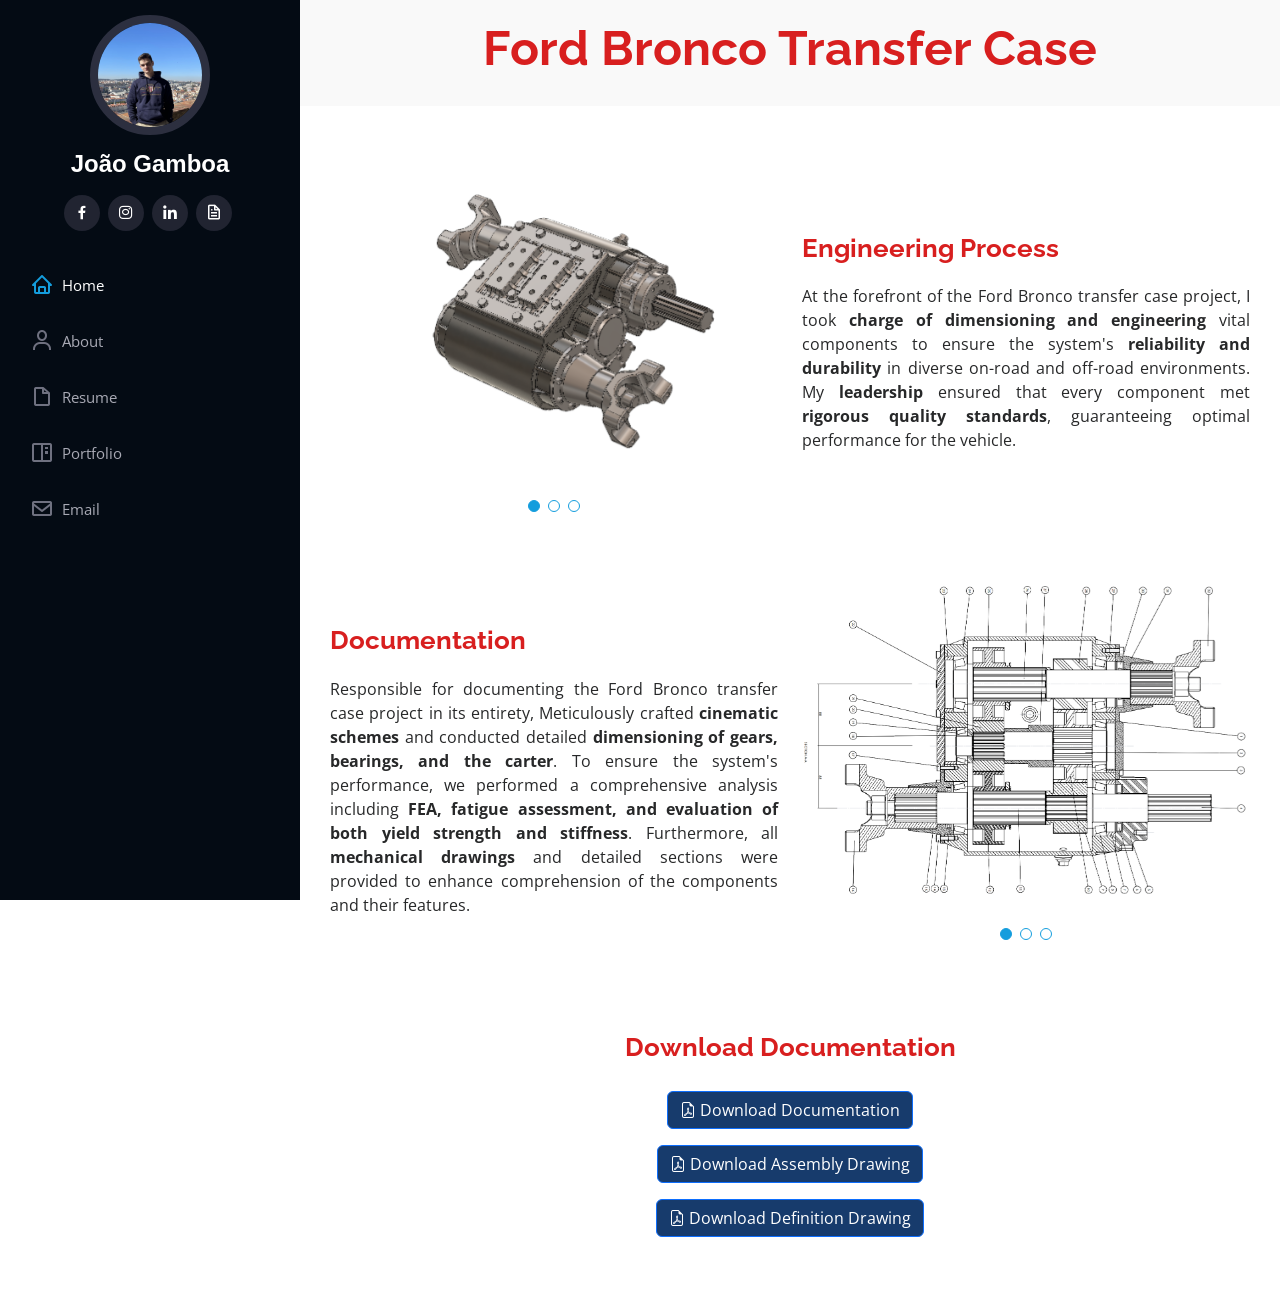
<file: 3FordBronco.html>
<!DOCTYPE html>
<html lang="en">
<head>
  <link href="assets/css/style.css" rel="stylesheet">
  <meta charset="utf-8">
  <meta content="width=device-width, initial-scale=1.0" name="viewport">

  <title>Portfolio Details - iPortfolio Bootstrap Template</title>
  <meta content="" name="description">
  <meta content="" name="keywords">

  <!-- Favicons -->
  <link href="assets/img/favicon.ico" rel="icon">
  <link href="assets/img/apple-touch-icon.png" rel="apple-touch-icon">

  <!-- Google Fonts -->
  <link href="https://fonts.googleapis.com/css?family=Open+Sans:300,300i,400,400i,600,600i,700,700i|Raleway:300,300i,400,400i,500,500i,600,600i,700,700i" rel="stylesheet">

  <!-- Vendor CSS Files -->
  <link href="assets/vendor/aos/aos.css" rel="stylesheet">
  <link href="assets/vendor/bootstrap/css/bootstrap.min.css" rel="stylesheet">
  <link href="assets/vendor/bootstrap-icons/bootstrap-icons.css" rel="stylesheet">
  <link href="assets/vendor/boxicons/css/boxicons.min.css" rel="stylesheet">
  <link href="assets/vendor/glightbox/css/glightbox.min.css" rel="stylesheet">
  <link href="assets/vendor/swiper/swiper-bundle.min.css" rel="stylesheet">

  <!-- Template Main CSS File -->
  <link href="assets/css/style.css" rel="stylesheet">

  <!-- =======================================================
  * Template Name: iPortfolio
  * Template URL: https://bootstrapmade.com/iportfolio-bootstrap-portfolio-websites-template/
  * Updated: Mar 17 2024 with Bootstrap v5.3.3
  * Author: BootstrapMade.com
  * License: https://bootstrapmade.com/license/
  ======================================================== -->
</head>

<body>

  <!-- ======= Mobile nav toggle button ======= -->
  <i class="bi bi-list mobile-nav-toggle d-xl-none"></i>

  <!-- ======= Header ======= -->
  <header id="header">
    <div class="d-flex flex-column">

      <div class="profile">
        <img src="assets/img/profile-img.jpeg" alt="" class="img-fluid rounded-circle">
        <h1 class="text-light"><a href="index.html">João Gamboa</a></h1>
        <div class="social-links mt-3 text-center">
          <a href="https://www.facebook.com/joao.gamboa.marques/" class="facebook"><i class="bx bxl-facebook"></i></a>
          <a href="https://www.instagram.com/joao_gamboa/" class="instagram"><i class="bx bxl-instagram"></i></a>
          <a href="https://www.linkedin.com/in/joaogamboam/" class="linkedin"><i class="bx bxl-linkedin"></i></a>
          <a download href="./CV_JoaoGamboa_EN.pdf" class="email"><i class="bx bx-file"></i></a>
        </div>
      </div>

      <nav id="navbar" class="nav-menu navbar">
        <ul>
          <li><a href="index.html#home" class="nav-link scrollto active"><i class="bx bx-home"></i> <span>Home</span></a></li>
          <li><a href="index.html#about" class="nav-link scrollto"><i class="bx bx-user"></i> <span>About</span></a></li>
          <li><a href="index.html#resume" class="nav-link scrollto"><i class="bx bx-file-blank"></i> <span>Resume</span></a></li>
          <li><a href="index.html#portfolio" class="nav-link scrollto"><i class="bx bx-book-content"></i> <span>Portfolio</span></a></li>
          <li><a href="mailto:gamboa.marques@ua.pt"><i class="bx bx-envelope"></i> <span>Email </span></a></li>
        </ul>
      </nav><!-- .nav-menu -->
    </div>
  </header><!-- End Header -->

  <main id="main" data-aos="fade-in"> 
    
    <!-- ======= Breadcrumbs ======= -->
    <section id="breadcrumbs" class="breadcrumbs">
      <div class="container">
        <div class="d-flex justify-content-center align-items-center">
          <h2 style="font-size: 3em; font-weight: bold; color: #d81f1f;">Ford Bronco Transfer Case</h2>
        </div>
      </div>
    </section><!-- End Breadcrumbs -->

    <!-- ======= Portfolio Details Section ======= -->
    <section id="portfolio-details" class="portfolio-details">
      <div class="container">
        <div class="row gy-4">
          <div class="col-lg-6">
            <div class="portfolio-details-slider swiper">
              <div class="swiper-wrapper align-items-center">
                <div class="swiper-slide">
                  <img src="assets/img/portfolio/pme1-1.png" alt="">
                </div>
                <div class="swiper-slide">
                  <img src="assets/img/portfolio/pme1-2.png" alt="">
                </div>
                <div class="swiper-slide">
                  <img src="assets/img/portfolio/pme1-3.png" alt="">
                </div>
              </div>
              <div class="swiper-pagination"></div>
            </div>
          </div>
          <div class="col-lg-6 d-flex align-items-center">
            <div class="portfolio-description">
              <h2 style="color: #d81f1f;">Engineering Process</h2>
              <p style="text-align: justify;">
                At the forefront of the Ford Bronco transfer case project, I took <strong>charge of dimensioning and engineering</strong> vital components to ensure the system's 
                <strong>reliability and durability</strong> in diverse on-road and off-road environments. 
                My <strong>leadership</strong> ensured that every component met <strong>rigorous quality standards</strong>, guaranteeing optimal performance for the vehicle.
              </p>
              
            </div>
          </div>
        </div>
        <div class="row gy-4 mt-4">
          <div class="col-lg-6 d-flex align-items-center">
            <div class="portfolio-description">
              <h2 style="color: #d81f1f;">Documentation</h2>
              <p style="text-align: justify;">
                Responsible for documenting the Ford Bronco transfer case project in its entirety, 
                Meticulously crafted <strong>cinematic schemes</strong> and conducted detailed <strong>dimensioning of gears, bearings, and the carter</strong>.
                To ensure the system's performance, we performed a comprehensive analysis including <strong>FEA, fatigue assessment, and evaluation of both yield strength and stiffness</strong>.
                Furthermore, all <strong>mechanical drawings</strong> and detailed sections were provided to enhance comprehension of the components and their features.
              </p>
            </div>
          </div>
          <div class="col-lg-6">              
            <div class="portfolio-details-slider swiper">
              <div class="swiper-wrapper align-items-center">
                <div class="swiper-slide">
                  <img src="assets/img/portfolio/pme2-1.png" alt="">
                </div>
                <div class="swiper-slide">
                  <img src="assets/img/portfolio/pme2-2.png" alt="">
                </div>
                <div class="swiper-slide">
                  <img src="assets/img/portfolio/pme2-3.png" alt="">
                </div>
              </div>
              <div class="swiper-pagination"></div>
            </div>
          </div>
        </div>
        


        
        <!-- ======= Download Section ======= -->
        <div class="row gy-4 mt-4">
          <div class="col-lg-12 d-flex justify-content-center">
            <div class="portfolio-description">
              <h2 style="color: #d81f1f;">Download Documentation</h2>
              <div class="d-flex flex-column align-items-center">
                <a href="assets/img/portfolio/Documentation Ford TC.pdf" download class="btn btn-primary m-2" style="background-color: #173b6c;">
                  <i class="bi bi-file-earmark-pdf"></i> Download Documentation
                </a>
                <a href="assets/img/portfolio/Assembly Drawing Ford TC.pdf" download class="btn btn-primary m-2" style="background-color: #173b6c;">
                  <i class="bi bi-file-earmark-pdf"></i> Download Assembly Drawing
                </a>
                <a href="assets/img/portfolio/Definition Drawing Ford TC.pdf" download class="btn btn-primary m-2" style="background-color: #173b6c;">
                  <i class="bi bi-file-earmark-pdf"></i> Download Definition Drawing
                </a>
              </div>
            </div>
          </div>
        </div><!-- End Download Section -->

      </div>
    </section><!-- End Portfolio Details Section -->
  </main><!-- End #main -->

  <!-- Vendor JS Files -->
  <script src="assets/vendor/aos/aos.js"></script>
  <script src="assets/vendor/bootstrap/js/bootstrap.bundle.min.js"></script>
  <script src="assets/vendor/glightbox/js/glightbox.min.js"></script>
  <script src="assets/vendor/isotope-layout/isotope.pkgd.min.js"></script>
  <script src="assets/vendor/swiper/swiper-bundle.min.js"></script>
  <script src="assets/vendor/waypoints/noframework.waypoints.js"></script>
  <script src="assets/vendor/php-email-form/validate.js"></script>

  <!-- Template Main JS File -->
  <script src="assets/js/main.js"></script>

</body>
</html>
</file>
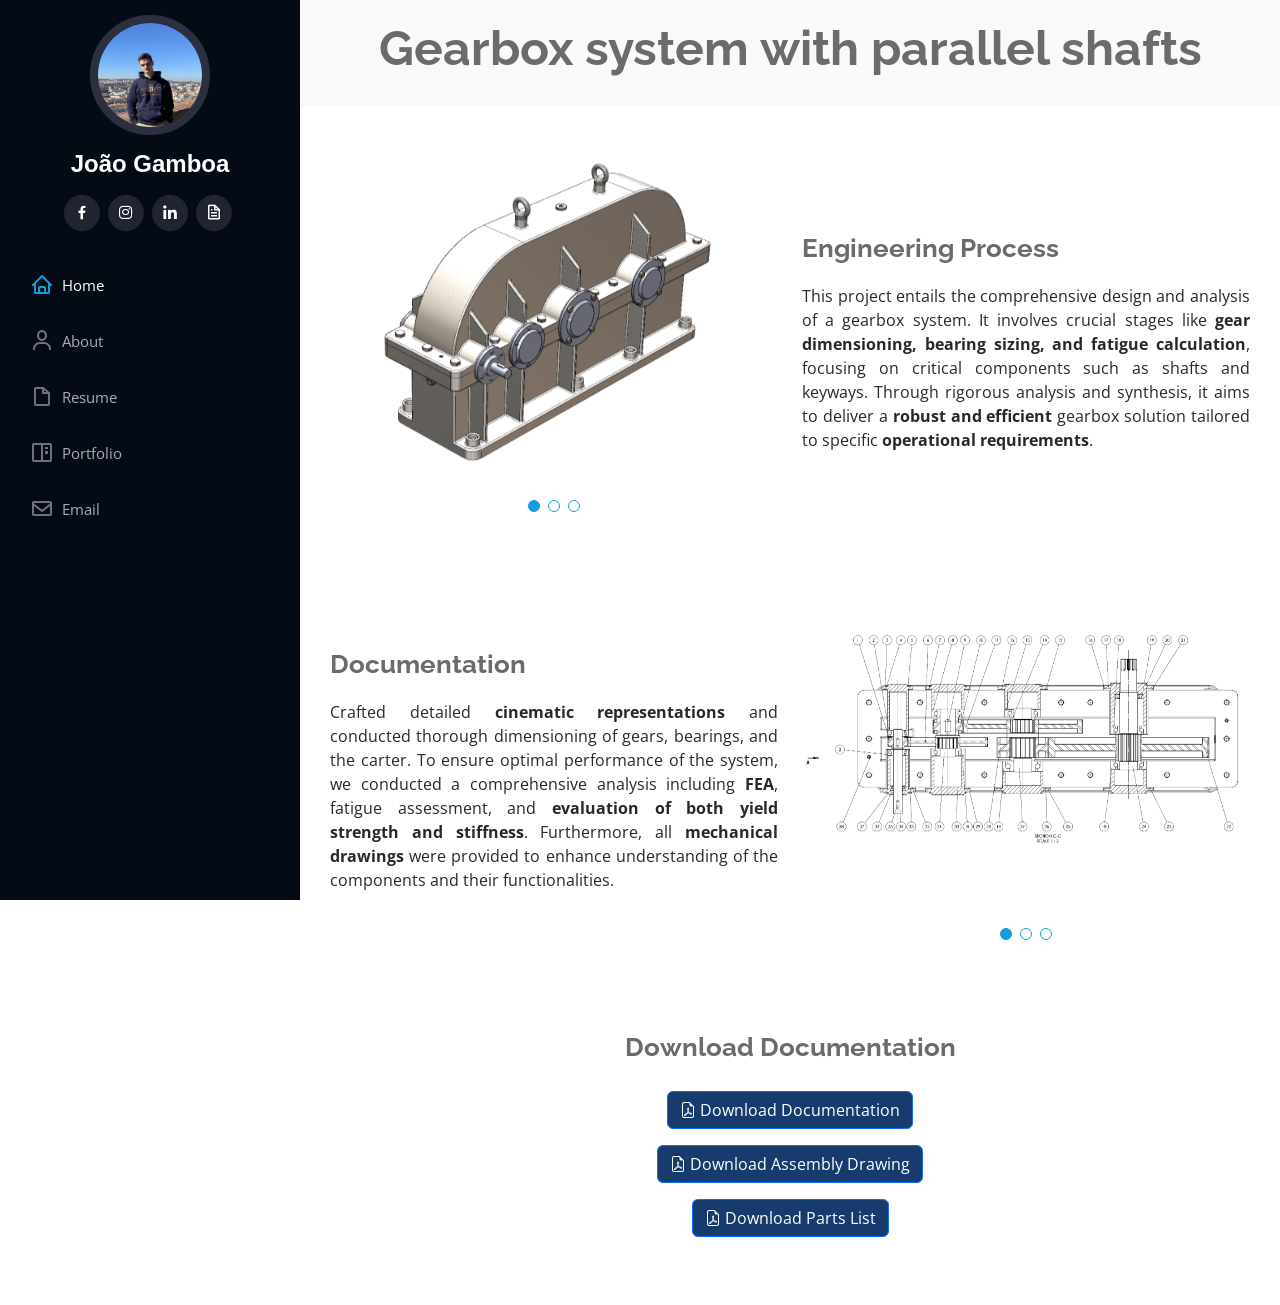
<file: 9Redutor.html>
<!DOCTYPE html>
<html lang="en">
<head>
  <link href="assets/css/style.css" rel="stylesheet">
  <meta charset="utf-8">
  <meta content="width=device-width, initial-scale=1.0" name="viewport">

  <title>Portfolio Details - iPortfolio Bootstrap Template</title>
  <meta content="" name="description">
  <meta content="" name="keywords">

  <!-- Favicons -->
  <link href="assets/img/favicon.ico" rel="icon">
  <link href="assets/img/apple-touch-icon.png" rel="apple-touch-icon">

  <!-- Google Fonts -->
  <link href="https://fonts.googleapis.com/css?family=Open+Sans:300,300i,400,400i,600,600i,700,700i|Raleway:300,300i,400,400i,500,500i,600,600i,700,700i" rel="stylesheet">

  <!-- Vendor CSS Files -->
  <link href="assets/vendor/aos/aos.css" rel="stylesheet">
  <link href="assets/vendor/bootstrap/css/bootstrap.min.css" rel="stylesheet">
  <link href="assets/vendor/bootstrap-icons/bootstrap-icons.css" rel="stylesheet">
  <link href="assets/vendor/boxicons/css/boxicons.min.css" rel="stylesheet">
  <link href="assets/vendor/glightbox/css/glightbox.min.css" rel="stylesheet">
  <link href="assets/vendor/swiper/swiper-bundle.min.css" rel="stylesheet">

  <!-- Template Main CSS File -->
  <link href="assets/css/style.css" rel="stylesheet">

  <!-- =======================================================
  * Template Name: iPortfolio
  * Template URL: https://bootstrapmade.com/iportfolio-bootstrap-portfolio-websites-template/
  * Updated: Mar 17 2024 with Bootstrap v5.3.3
  * Author: BootstrapMade.com
  * License: https://bootstrapmade.com/license/
  ======================================================== -->
</head>

<body>

  <!-- ======= Mobile nav toggle button ======= -->
  <i class="bi bi-list mobile-nav-toggle d-xl-none"></i>

  <!-- ======= Header ======= -->
  <header id="header">
    <div class="d-flex flex-column">

      <div class="profile">
        <img src="assets/img/profile-img.jpeg" alt="" class="img-fluid rounded-circle">
        <h1 class="text-light"><a href="index.html">João Gamboa</a></h1>
        <div class="social-links mt-3 text-center">
          <a href="https://www.facebook.com/joao.gamboa.marques/" class="facebook"><i class="bx bxl-facebook"></i></a>
          <a href="https://www.instagram.com/joao_gamboa/" class="instagram"><i class="bx bxl-instagram"></i></a>
          <a href="https://www.linkedin.com/in/joaogamboam/" class="linkedin"><i class="bx bxl-linkedin"></i></a>
          <a download href="./CV_JoaoGamboa_EN.pdf" class="email"><i class="bx bx-file"></i></a>
        </div>
      </div>

      <nav id="navbar" class="nav-menu navbar">
        <ul>
          <li><a href="index.html#home" class="nav-link scrollto active"><i class="bx bx-home"></i> <span>Home</span></a></li>
          <li><a href="index.html#about" class="nav-link scrollto"><i class="bx bx-user"></i> <span>About</span></a></li>
          <li><a href="index.html#resume" class="nav-link scrollto"><i class="bx bx-file-blank"></i> <span>Resume</span></a></li>
          <li><a href="index.html#portfolio" class="nav-link scrollto"><i class="bx bx-book-content"></i> <span>Portfolio</span></a></li>
          <li><a href="mailto:gamboa.marques@ua.pt"><i class="bx bx-envelope"></i> <span>Email </span></a></li>
        </ul>
      </nav><!-- .nav-menu -->
    </div>
  </header><!-- End Header -->

  <main id="main" data-aos="fade-in"> 
    
    <!-- ======= Breadcrumbs ======= -->
    <section id="breadcrumbs" class="breadcrumbs">
      <div class="container">
        <div class="d-flex justify-content-center align-items-center">
          <h2 style="font-size: 3em; font-weight: bold; color: #6b6b6b;">Gearbox system with parallel shafts</h2>
        </div>
      </div>
    </section><!-- End Breadcrumbs -->

    <!-- ======= Portfolio Details Section ======= -->
    <section id="portfolio-details" class="portfolio-details">
      <div class="container">
        <div class="row gy-4">
          <div class="col-lg-6">
            <div class="portfolio-details-slider swiper">
              <div class="swiper-wrapper align-items-center">
                <div class="swiper-slide">
                  <img src="assets/img/portfolio/ipm1-1.png" alt="">
                </div>
                <div class="swiper-slide">
                  <img src="assets/img/portfolio/ipm1-2.png" alt="">
                </div>
                <div class="swiper-slide">
                  <img src="assets/img/portfolio/ipm1-3.png" alt="">
                </div>
              </div>
              <div class="swiper-pagination"></div>
            </div>
          </div>
          <div class="col-lg-6 d-flex align-items-center">
            <div class="portfolio-description">
              <h2 style="color: #6b6b6b;">Engineering Process</h2>
              <p style="text-align: justify;">
                This project entails the comprehensive design and analysis of a gearbox system. 
                It involves crucial stages like <strong>gear dimensioning, bearing sizing, and fatigue calculation</strong>, focusing on critical components such as shafts and keyways. 
                Through rigorous analysis and synthesis, it aims to deliver a <strong>robust and efficient</strong> gearbox solution tailored to specific <strong>operational requirements</strong>.
              </p>
              
            </div>
          </div>
        </div>
        <div class="row gy-4 mt-4">
          <div class="col-lg-6 d-flex align-items-center">
            <div class="portfolio-description">
              <h2 style="color: #6b6b6b;">Documentation</h2>
              <p style="text-align: justify;">
               Crafted detailed <strong>cinematic representations</strong> and conducted thorough dimensioning of gears, bearings, and the carter.
              To ensure optimal performance of the system, we conducted a comprehensive analysis including <strong>FEA</strong>, fatigue assessment, and <strong>evaluation of both yield strength and stiffness</strong>.
              Furthermore, all <strong>mechanical drawings</strong> were provided to enhance understanding of the components and their functionalities.
              </p>
            </div>
          </div>
          <div class="col-lg-6">              
            <div class="portfolio-details-slider swiper">
              <div class="swiper-wrapper align-items-center">
                <div class="swiper-slide">
                  <img src="assets/img/portfolio/ipm2-1.png" alt="">
                </div>
                <div class="swiper-slide">
                  <img src="assets/img/portfolio/ipm2-2.png" alt="">
                </div>
                <div class="swiper-slide">
                  <img src="assets/img/portfolio/ipm2-3.png" alt="">
                </div>
              </div>
              <div class="swiper-pagination"></div>
            </div>
          </div>
        </div>
        


        
        <!-- ======= Download Section ======= -->
        <div class="row gy-4 mt-4">
          <div class="col-lg-12 d-flex justify-content-center">
            <div class="portfolio-description">
              <h2 style="color: #6b6b6b;">Download Documentation</h2>
              <div class="d-flex flex-column align-items-center">
                <a href="assets/img/portfolio/Documentation IPM.pdf" download class="btn btn-primary m-2" style="background-color: #173b6c;">
                  <i class="bi bi-file-earmark-pdf"></i> Download Documentation
                </a>
                <a href="assets/img/portfolio/Assembly Drawing IPM.pdf" download class="btn btn-primary m-2" style="background-color: #173b6c;">
                  <i class="bi bi-file-earmark-pdf"></i> Download Assembly Drawing
                </a>
                <a href="assets/img/portfolio/Parts List IPM.pdf" download class="btn btn-primary m-2" style="background-color: #173b6c;">
                  <i class="bi bi-file-earmark-pdf"></i> Download Parts List
                </a>
              </div>
            </div>
          </div>
        </div><!-- End Download Section -->

      </div>
    </section><!-- End Portfolio Details Section -->
  </main><!-- End #main -->

  <!-- Vendor JS Files -->
  <script src="assets/vendor/aos/aos.js"></script>
  <script src="assets/vendor/bootstrap/js/bootstrap.bundle.min.js"></script>
  <script src="assets/vendor/glightbox/js/glightbox.min.js"></script>
  <script src="assets/vendor/isotope-layout/isotope.pkgd.min.js"></script>
  <script src="assets/vendor/swiper/swiper-bundle.min.js"></script>
  <script src="assets/vendor/waypoints/noframework.waypoints.js"></script>
  <script src="assets/vendor/php-email-form/validate.js"></script>

  <!-- Template Main JS File -->
  <script src="assets/js/main.js"></script>

</body>
</html>
</file>
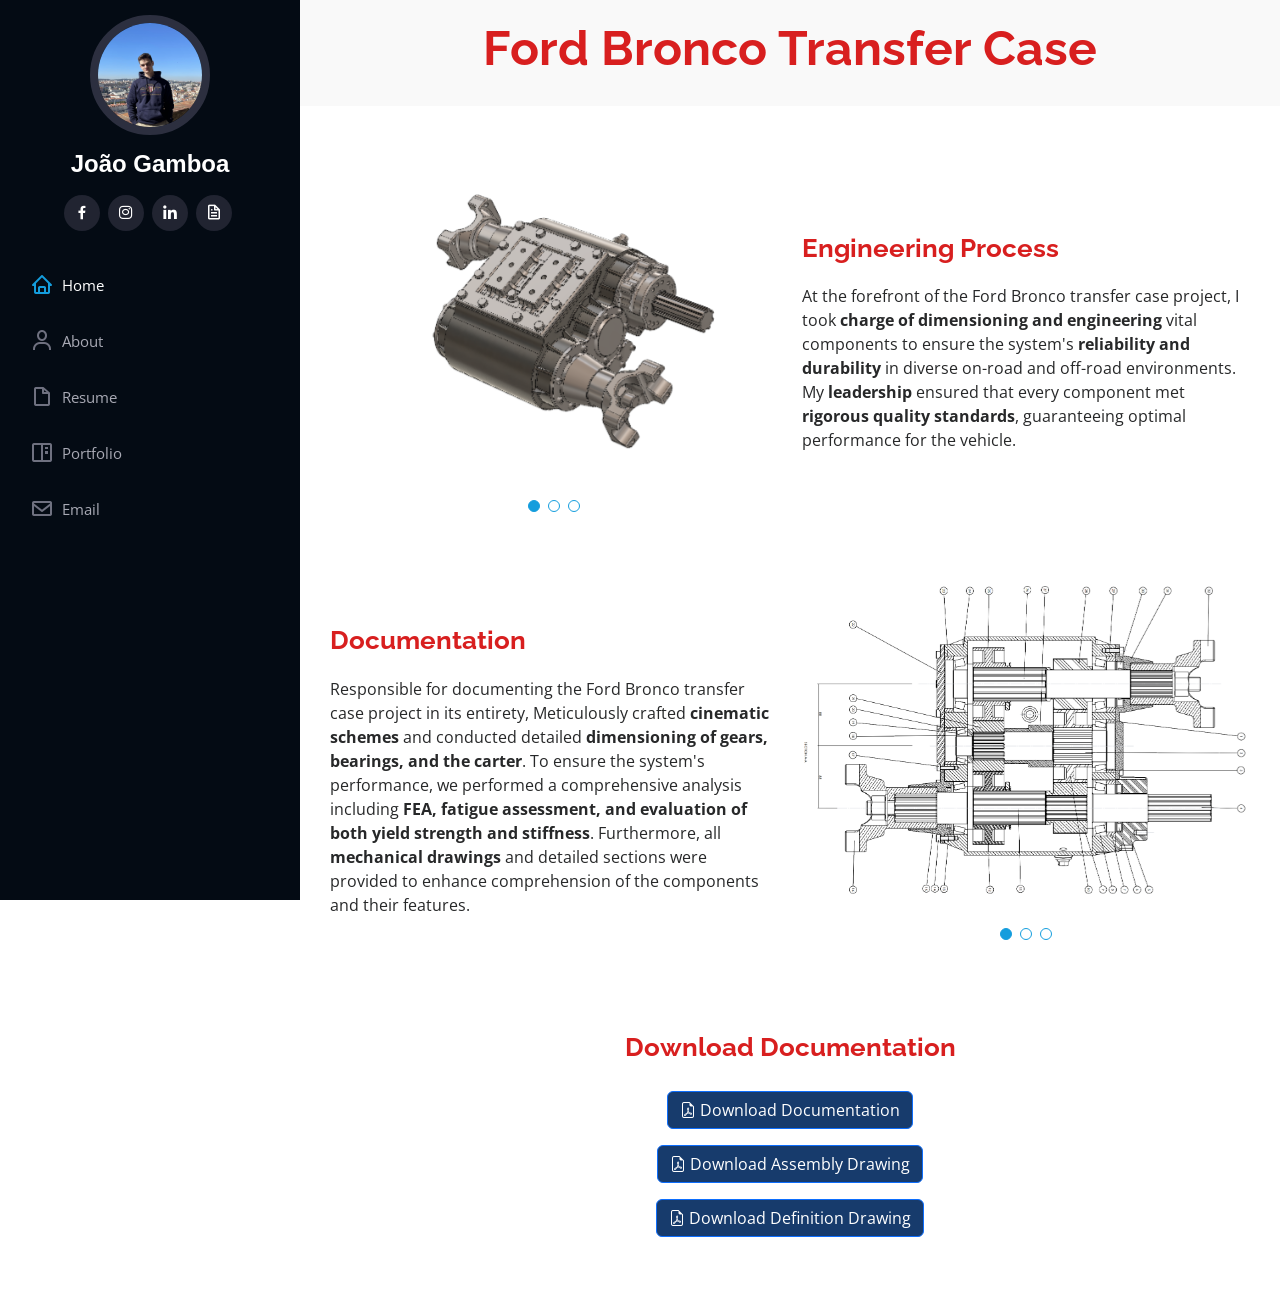
<file: iPortfolio/iPortfolio/3FordBronco.html>
<!DOCTYPE html>
<html lang="en">
<head>
  <link href="assets/css/style.css" rel="stylesheet">
  <meta charset="utf-8">
  <meta content="width=device-width, initial-scale=1.0" name="viewport">

  <title>Portfolio Details - iPortfolio Bootstrap Template</title>
  <meta content="" name="description">
  <meta content="" name="keywords">

  <!-- Favicons -->
  <link href="assets/img/favicon.png" rel="icon">
  <link href="assets/img/apple-touch-icon.png" rel="apple-touch-icon">

  <!-- Google Fonts -->
  <link href="https://fonts.googleapis.com/css?family=Open+Sans:300,300i,400,400i,600,600i,700,700i|Raleway:300,300i,400,400i,500,500i,600,600i,700,700i" rel="stylesheet">

  <!-- Vendor CSS Files -->
  <link href="assets/vendor/aos/aos.css" rel="stylesheet">
  <link href="assets/vendor/bootstrap/css/bootstrap.min.css" rel="stylesheet">
  <link href="assets/vendor/bootstrap-icons/bootstrap-icons.css" rel="stylesheet">
  <link href="assets/vendor/boxicons/css/boxicons.min.css" rel="stylesheet">
  <link href="assets/vendor/glightbox/css/glightbox.min.css" rel="stylesheet">
  <link href="assets/vendor/swiper/swiper-bundle.min.css" rel="stylesheet">

  <!-- Template Main CSS File -->
  <link href="assets/css/style.css" rel="stylesheet">

  <!-- =======================================================
  * Template Name: iPortfolio
  * Template URL: https://bootstrapmade.com/iportfolio-bootstrap-portfolio-websites-template/
  * Updated: Mar 17 2024 with Bootstrap v5.3.3
  * Author: BootstrapMade.com
  * License: https://bootstrapmade.com/license/
  ======================================================== -->
</head>

<body>

  <!-- ======= Mobile nav toggle button ======= -->
  <i class="bi bi-list mobile-nav-toggle d-xl-none"></i>

  <!-- ======= Header ======= -->
  <header id="header">
    <div class="d-flex flex-column">

      <div class="profile">
        <img src="assets/img/profile-img.jpeg" alt="" class="img-fluid rounded-circle">
        <h1 class="text-light"><a href="index.html">João Gamboa</a></h1>
        <div class="social-links mt-3 text-center">
          <a href="https://www.facebook.com/joao.gamboa.marques/" class="facebook"><i class="bx bxl-facebook"></i></a>
          <a href="https://www.instagram.com/joao_gamboa/" class="instagram"><i class="bx bxl-instagram"></i></a>
          <a href="https://www.linkedin.com/in/joaogamboam/" class="linkedin"><i class="bx bxl-linkedin"></i></a>
          <a download href="./CV_JoaoGamboa_EN.pdf" class="email"><i class="bx bx-file"></i></a>
        </div>
      </div>

      <nav id="navbar" class="nav-menu navbar">
        <ul>
          <li><a href="index.html#home" class="nav-link scrollto active"><i class="bx bx-home"></i> <span>Home</span></a></li>
          <li><a href="index.html#about" class="nav-link scrollto"><i class="bx bx-user"></i> <span>About</span></a></li>
          <li><a href="index.html#resume" class="nav-link scrollto"><i class="bx bx-file-blank"></i> <span>Resume</span></a></li>
          <li><a href="index.html#portfolio" class="nav-link scrollto"><i class="bx bx-book-content"></i> <span>Portfolio</span></a></li>
          <li><a href="mailto:gamboa.marques@ua.pt"><i class="bx bx-envelope"></i> <span>Email </span></a></li>
        </ul>
      </nav><!-- .nav-menu -->
    </div>
  </header><!-- End Header -->

  <main id="main" data-aos="fade-in"> 
    
    <!-- ======= Breadcrumbs ======= -->
    <section id="breadcrumbs" class="breadcrumbs">
      <div class="container">
        <div class="d-flex justify-content-center align-items-center">
          <h2 style="font-size: 3em; font-weight: bold; color: #d81f1f;">Ford Bronco Transfer Case</h2>
        </div>
      </div>
    </section><!-- End Breadcrumbs -->

    <!-- ======= Portfolio Details Section ======= -->
    <section id="portfolio-details" class="portfolio-details">
      <div class="container">
        <div class="row gy-4">
          <div class="col-lg-6">
            <div class="portfolio-details-slider swiper">
              <div class="swiper-wrapper align-items-center">
                <div class="swiper-slide">
                  <img src="assets/img/portfolio/pme1-1.png" alt="">
                </div>
                <div class="swiper-slide">
                  <img src="assets/img/portfolio/pme1-2.png" alt="">
                </div>
                <div class="swiper-slide">
                  <img src="assets/img/portfolio/pme1-3.png" alt="">
                </div>
              </div>
              <div class="swiper-pagination"></div>
            </div>
          </div>
          <div class="col-lg-6 d-flex align-items-center">
            <div class="portfolio-description">
              <h2 style="color: #d81f1f;">Engineering Process</h2>
              <p>
                At the forefront of the Ford Bronco transfer case project, I took <strong>charge of dimensioning and engineering</strong> vital components to ensure the system's 
                <strong>reliability and durability</strong> in diverse on-road and off-road environments. 
                My <strong>leadership</strong> ensured that every component met <strong>rigorous quality standards</strong>, guaranteeing optimal performance for the vehicle.
              </p>
              
            </div>
          </div>
        </div>
        <div class="row gy-4 mt-4">
          <div class="col-lg-6 d-flex align-items-center">
            <div class="portfolio-description">
              <h2 style="color: #d81f1f;">Documentation</h2>
              <p>
                Responsible for documenting the Ford Bronco transfer case project in its entirety, 
                Meticulously crafted <strong>cinematic schemes</strong> and conducted detailed <strong>dimensioning of gears, bearings, and the carter</strong>.
                To ensure the system's performance, we performed a comprehensive analysis including <strong>FEA, fatigue assessment, and evaluation of both yield strength and stiffness</strong>.
                Furthermore, all <strong>mechanical drawings</strong> and detailed sections were provided to enhance comprehension of the components and their features.
              </p>
            </div>
          </div>
          <div class="col-lg-6">              
            <div class="portfolio-details-slider swiper">
              <div class="swiper-wrapper align-items-center">
                <div class="swiper-slide">
                  <img src="assets/img/portfolio/pme2-1.png" alt="">
                </div>
                <div class="swiper-slide">
                  <img src="assets/img/portfolio/pme2-2.png" alt="">
                </div>
                <div class="swiper-slide">
                  <img src="assets/img/portfolio/pme2-3.png" alt="">
                </div>
              </div>
              <div class="swiper-pagination"></div>
            </div>
          </div>
        </div>
        


        
        <!-- ======= Download Section ======= -->
        <div class="row gy-4 mt-4">
          <div class="col-lg-12 d-flex justify-content-center">
            <div class="portfolio-description">
              <h2 style="color: #d81f1f;">Download Documentation</h2>
              <div class="d-flex flex-column align-items-center">
                <a href="assets/img/portfolio/Documentation Ford TC.pdf" download class="btn btn-primary m-2" style="background-color: #173b6c;">
                  <i class="bi bi-file-earmark-pdf"></i> Download Documentation
                </a>
                <a href="assets/img/portfolio/Assembly Drawing Ford TC.pdf" download class="btn btn-primary m-2" style="background-color: #173b6c;">
                  <i class="bi bi-file-earmark-pdf"></i> Download Assembly Drawing
                </a>
                <a href="assets/img/portfolio/Definition Drawing Ford TC.pdf" download class="btn btn-primary m-2" style="background-color: #173b6c;">
                  <i class="bi bi-file-earmark-pdf"></i> Download Definition Drawing
                </a>
              </div>
            </div>
          </div>
        </div><!-- End Download Section -->

      </div>
    </section><!-- End Portfolio Details Section -->
  </main><!-- End #main -->

  <!-- Vendor JS Files -->
  <script src="assets/vendor/aos/aos.js"></script>
  <script src="assets/vendor/bootstrap/js/bootstrap.bundle.min.js"></script>
  <script src="assets/vendor/glightbox/js/glightbox.min.js"></script>
  <script src="assets/vendor/isotope-layout/isotope.pkgd.min.js"></script>
  <script src="assets/vendor/swiper/swiper-bundle.min.js"></script>
  <script src="assets/vendor/waypoints/noframework.waypoints.js"></script>
  <script src="assets/vendor/php-email-form/validate.js"></script>

  <!-- Template Main JS File -->
  <script src="assets/js/main.js"></script>

</body>
</html>
</file>
<file: assets/css/style.css>
/**
* Template Name: iPortfolio
* Template URL: https://bootstrapmade.com/iportfolio-bootstrap-portfolio-websites-template/
* Updated: Mar 17 2024 with Bootstrap v5.3.3
* Author: BootstrapMade.com
* License: https://bootstrapmade.com/license/
*/

/*--------------------------------------------------------------
# General
--------------------------------------------------------------*/
body {
  font-family: "Open Sans", sans-serif;
  color: #272829;
}

a {
  color: #149ddd;
  text-decoration: none;
}

a:hover {
  color: #37b3ed;
  text-decoration: none;
}

h1,
h2,
h3,
h4,
h5,
h6 {
  font-family: "Raleway", sans-serif;
}

/*--------------------------------------------------------------
# Back to top button
--------------------------------------------------------------*/
.back-to-top {
  position: fixed;
  visibility: hidden;
  opacity: 0;
  right: 15px;
  bottom: 15px;
  z-index: 996;
  background: #149ddd;
  width: 40px;
  height: 40px;
  border-radius: 50px;
  transition: all 0.4s;
}

.back-to-top i {
  font-size: 28px;
  color: #fff;
  line-height: 0;
}

.back-to-top:hover {
  background: #2eafec;
  color: #fff;
}

.back-to-top.active {
  visibility: visible;
  opacity: 1;
}

/*--------------------------------------------------------------
# Header
--------------------------------------------------------------*/
#header {
  position: fixed;
  top: 0;
  left: 0;
  bottom: 0;
  width: 300px;
  transition: all ease-in-out 0.5s;
  z-index: 9997;
  transition: all 0.5s;
  padding: 0 15px;
  background: #040b14;
  overflow-y: auto;
}

#header .profile img {
  margin: 15px auto;
  display: block;
  width: 120px;
  border: 8px solid #2c2f3f;
}

#header .profile h1 {
  font-size: 24px;
  margin: 0;
  padding: 0;
  font-weight: 600;
  -moz-text-align-last: center;
  text-align-last: center;
  font-family: "Poppins", sans-serif;
}

#header .profile h1 a,
#header .profile h1 a:hover {
  color: #fff;
  text-decoration: none;
}

#header .profile .social-links a {
  font-size: 18px;
  display: inline-block;
  background: #212431;
  color: #fff;
  line-height: 1;
  padding: 8px 0;
  margin-right: 4px;
  border-radius: 50%;
  text-align: center;
  width: 36px;
  height: 36px;
  transition: 0.3s;
}

#header .profile .social-links a:hover {
  background: #149ddd;
  color: #fff;
  text-decoration: none;
}

#main {
  margin-left: 300px;
}

.container,
.container-fluid {
  padding-left: 30px;
  padding-right: 30px;
}

@media (max-width: 1199px) {
  #header {
    left: -300px;
  }

  #main {
    margin-left: 0;
  }

  .container,
  .container-fluid {
    padding-left: 12px;
    padding-right: 12px;
  }
}

/*--------------------------------------------------------------
# Navigation Menu
--------------------------------------------------------------*/
/* Desktop Navigation */
.nav-menu {
  padding: 30px 0 0 0;
}

.nav-menu * {
  margin: 0;
  padding: 0;
  list-style: none;
}

.capabilities li {
  margin-bottom: 10px; /* Adjust the value to your preference */
}


.nav-menu>ul>li {
  position: relative;
  white-space: nowrap;
}

.nav-menu a,
.nav-menu a:focus {
  display: flex;
  align-items: center;
  color: #a8a9b4;
  padding: 12px 15px;
  margin-bottom: 8px;
  transition: 0.3s;
  font-size: 15px;
}

.nav-menu a i,
.nav-menu a:focus i {
  font-size: 24px;
  padding-right: 8px;
  color: #6f7180;
}

.nav-menu a:hover,
.nav-menu .active,
.nav-menu .active:focus,
.nav-menu li:hover>a {
  text-decoration: none;
  color: #fff;
}

.nav-menu a:hover i,
.nav-menu .active i,
.nav-menu .active:focus i,
.nav-menu li:hover>a i {
  color: #149ddd;
}

/* Mobile Navigation */
.mobile-nav-toggle {
  position: fixed;
  right: 15px;
  top: 15px;
  z-index: 9998;
  border: 0;
  font-size: 24px;
  transition: all 0.4s;
  outline: none !important;
  background-color: #149ddd;
  color: #fff;
  width: 40px;
  height: 40px;
  display: inline-flex;
  align-items: center;
  justify-content: center;
  line-height: 0;
  border-radius: 50px;
  cursor: pointer;
}

.mobile-nav-active {
  overflow: hidden;
}

.mobile-nav-active #header {
  left: 0;
}

/*--------------------------------------------------------------
# Hero Section
--------------------------------------------------------------*/
#hero {
  width: 100%;
  height: 100vh;
  background: url("../img/hero-bg.jpeg") top center;
  background-size: cover;
}

#hero:before {
  content: "";
  background: rgba(5, 13, 24, 0.3);
  position: absolute;
  bottom: 0;
  top: 0;
  left: 0;
  right: 0;
  z-index: 1;
}

#hero .hero-container {
  position: relative;
  z-index: 2;
  min-width: 300px;
}

#hero h1 {
  margin: 0 0 10px 0;
  font-size: 64px;
  font-weight: 700;
  line-height: 56px;
  color: #fff;
}

#hero p {
  color: #fff;
  margin-bottom: 50px;
  font-size: 26px;
  font-family: "Poppins", sans-serif;
}

#hero p span {
  color: #fff;
  padding-bottom: 4px;
  letter-spacing: 1px;
  border-bottom: 3px solid #149ddd;
}

@media (min-width: 1024px) {
  #hero {
    background-attachment: fixed;
  }
}

@media (max-width: 768px) {
  #hero h1 {
    font-size: 28px;
    line-height: 36px;
  }

  #hero h2 {
    font-size: 18px;
    line-height: 24px;
    margin-bottom: 30px;
  }
}

/*--------------------------------------------------------------
# Sections General
--------------------------------------------------------------*/
section {
  padding: 60px 0;
  overflow: hidden;
}

.section-bg {
  background: #f5f8fd;
}

.section-title {
  padding-bottom: 30px;
}

.section-title h2 {
  font-size: 32px;
  font-weight: bold;
  margin-bottom: 20px;
  padding-bottom: 20px;
  position: relative;
  color: #173b6c;
}

.section-title h2::after {
  content: "";
  position: absolute;
  display: block;
  width: 50px;
  height: 3px;
  background: #149ddd;
  bottom: 0;
  left: 0;
}

.section-title p {
  margin-bottom: 0;
}

/*--------------------------------------------------------------
# About
--------------------------------------------------------------*/
.about .content h3 {
  font-weight: 700;
  font-size: 26px;
  color: #173b6c;
}

.about .content ul {
  list-style: none;
  padding: 0;
}

.about .content ul li {
  margin-bottom: 20px;
  display: flex;
  align-items: center;
}

.about .content ul strong {
  margin-right: 10px;
}

.about .content ul i {
  font-size: 16px;
  margin-right: 5px;
  color: #149ddd;
  line-height: 0;
}

.about .content p:last-child {
  margin-bottom: 0;
}
.content {
  display: flex;
  flex-direction: column;
  justify-content: space-between;
}
/*--------------------------------------------------------------
# Facts
--------------------------------------------------------------*/
.facts {
  padding-bottom: 30px;
}

.activities-text {
  }


.activities-wrapper {
  display: flex; align-items: center;
}

.activities-wrapper img {
  width: 15%; 
  height: 15%;
}

.facts .count-box {
  padding: 30px;
  width: 100%;
}

.facts .count-box i {
  display: block;
  font-size: 44px;
  color: #149ddd;
  float: left;
  line-height: 0;
}

.facts .count-box span {
  font-size: 48px;
  line-height: 40px;
  display: block;
  font-weight: 700;
  color: #050d18;
  margin-left: 60px;
}

.facts .count-box p {
  padding: 15px 0 0 0;
  margin: 0 0 0 60px;
  font-family: "Raleway", sans-serif;
  font-size: 14px;
  color: #122f57;
}

.facts .count-box a {
  font-weight: 600;
  display: block;
  margin-top: 20px;
  color: #122f57;
  font-size: 15px;
  font-family: "Poppins", sans-serif;
  transition: ease-in-out 0.3s;
}

.facts .count-box a:hover {
  color: #1f5297;
}

/*--------------------------------------------------------------
# Skills
--------------------------------------------------------------*/
.skills .progress {
  height: 60px;
  display: block;
  background: none;
  border-radius: 0;
}

.icon-box:hover{
  background-color: #d5e6ff;

}

.icon-box{
  padding: 1rem;
  display: flex; 
  transition: background-color ease-in-out 0.3s;
  align-items: center;
  justify-content: center;
  }

.icon-box h3{
  margin: 0 !important;
}
/*--------------------------------------------------------------
# Resume
--------------------------------------------------------------*/
.resume .resume-title {
  font-size: 26px;
  font-weight: 700;
  margin-top: 20px;
  margin-bottom: 20px;
  color: #050d18;
}
/*--------------------------------------------------------------
# Resume
--------------------------------------------------------------*/


/* Scale down the size of all portfolio images */
.portfolio-details img {
  max-width: 80%; /* Adjust the percentage to scale down the images */
  height: auto;
  margin: 0 auto; /* Center the images */
  display: block; /* Ensure the images are treated as block elements */
}

/* Center the swiper slides */
.portfolio-details-slider .swiper-slide {
  display: flex;
  justify-content: center;
  align-items: center;
}



/* Restrict the width of the text container */
.portfolio-description {
  max-width: 500px; /* Adjust this value as needed */
  margin: 0 auto;
}

/* Ensure text and image containers take full height of the row */
.portfolio-details .col-lg-6 {
  display: flex;
  align-items: center;
}



/*--------------------------------------------------------------
# Resume
--------------------------------------------------------------*/
.resume .resume-item {
  padding: 0 0 20px 20px;
  margin-top: -2px;
  border-left: 2px solid #1f5297;
  position: relative;
}

.resume .resume-item h4 {
  line-height: 18px;
  font-size: 18px;
  font-weight: 600;
  text-transform: uppercase;
  font-family: "Poppins", sans-serif;
  color: #050d18;
  margin-bottom: 10px;
}

/* Scale down the size of all portfolio images */
.portfolio-details img {
  max-width: 100%; /* Scale down by adjusting the percentage */
  height: auto;
  margin: 0 auto; /* Center the images */
  display: block; /* Ensure the images are treated as block elements */
}

/* Center the swiper slides */
.portfolio-details-slider .swiper-slide {
  display: flex;
  justify-content: center;
  align-items: center;
}



.resume .resume-item h5 {
  font-size: 16px;
  background: #e4edf9;
  padding: 5px 15px;
  display: inline-block;
  font-weight: 600;
  margin-bottom: 10px;
}

.grey-text {
  color:#1263d4;
}



.resume .resume-item h6 {
  line-height: 18px;
  font-size: 16px;
  font-weight: 500;
  text-transform: ;
  font-family: "Poppins", sans-serif;
  color: #050d18;
  margin-bottom: 10px;
}

.resume .resume-item h8 {
  line-height: 18px;
  font-size: 14px;
  font-weight: 600;
  text-transform: uppercase;
  font-family: "Poppins", sans-serif;
  color: #1263d4;
  margin-bottom: 10px;
}

.resume .resume-item h9 {
  line-height: 18px;
  font-size: 18px;
  font-weight: 500;
  text-transform: uppercase;
  font-family: "Poppins", sans-serif;
  color: #1263d4;
  margin-bottom: 10px;
}

.resume .resume-item ul {
  padding-left: 20px;
}

.resume .resume-item ul li {
  padding-bottom: 10px;
}

.resume .resume-item:last-child {
  padding-bottom: 0;
}

.resume .resume-item::before {
  content: "";
  position: absolute;
  width: 16px;
  height: 16px;
  border-radius: 50px;
  left: -9px;
  top: 0;
  background: #fff;
  border: 2px solid #1f5297;
}

/*--------------------------------------------------------------
# Portfolio
--------------------------------------------------------------*/
.portfolio .portfolio-item {
  margin-bottom: 30px;
}

.portfolio #portfolio-flters {
  padding: 0;
  margin: 0 auto 35px auto;
  list-style: none;
  text-align: center;
  background: #fff;
  border-radius: 50px;
  padding: 2px 15px;
}

.portfolio #portfolio-flters li {
  cursor: pointer;
  display: inline-block;
  padding: 10px 15px 8px 15px;
  font-size: 14px;
  font-weight: 600;
  line-height: 1;
  text-transform: uppercase;
  color: #272829;
  margin-bottom: 5px;
  transition: all 0.3s ease-in-out;
}

.portfolio #portfolio-flters li:hover,
.portfolio #portfolio-flters li.filter-active {
  color: #149ddd;
}

.portfolio #portfolio-flters li:last-child {
  margin-right: 0;
}

.portfolio .portfolio-wrap {
  transition: 0.3s;
  position: relative;
  overflow: hidden;
  z-index: 1;
}

.portfolio .portfolio-wrap::before {
  content: "";
  background: rgba(255, 255, 255, 0.5);
  position: absolute;
  left: 0;
  right: 0;
  top: 0;
  bottom: 0;
  transition: all ease-in-out 0.3s;
  z-index: 2;
  opacity: 0;
}

.portfolio .portfolio-wrap .portfolio-links {
  opacity: 1;
  left: 0;
  right: 0;
  bottom: -60px;
  z-index: 3;
  position: absolute;
  transition: all ease-in-out 0.3s;
  display: flex;
  justify-content: center;
}

.portfolio .portfolio-wrap .portfolio-links a {
  color: #fff;
  font-size: 28px;
  text-align: center;
  background: rgba(20, 157, 221, 0.75);
  transition: 0.3s;
  width: 50%;
}

.portfolio .portfolio-wrap .portfolio-links a:hover {
  background: rgba(20, 157, 221, 0.95);
}

.portfolio .portfolio-wrap .portfolio-links a+a {
  border-left: 1px solid #37b3ed;
}

.portfolio .portfolio-wrap:hover::before {
  top: 0;
  left: 0;
  right: 0;
  bottom: 0;
  opacity: 1;
  cursor:pointer;
}

.portfolio .portfolio-wrap:hover .portfolio-links {
  opacity: 1;
  bottom: 0;
}

/*--------------------------------------------------------------
# Portfolio Details
--------------------------------------------------------------*/
.portfolio-details {
  padding-top: 40px;
}

.portfolio-details .portfolio-details-slider img {
  width: 100%;
}

.portfolio-details .portfolio-details-slider .swiper-pagination {
  margin-top: 20px;
  position: relative;
}

.portfolio-details .portfolio-details-slider .swiper-pagination .swiper-pagination-bullet {
  width: 12px;
  height: 12px;
  background-color: #fff;
  opacity: 1;
  border: 1px solid #149ddd;
}

.portfolio-details .portfolio-details-slider .swiper-pagination .swiper-pagination-bullet-active {
  background-color: #149ddd;
}

.portfolio-details .portfolio-info {
  padding: 30px;
  box-shadow: 0px 0 30px rgba(5, 13, 24, 0.08);
}

.portfolio-details .portfolio-info h3 {
  font-size: 22px;
  font-weight: 700;
  margin-bottom: 20px;
  padding-bottom: 20px;
  border-bottom: 1px solid #eee;
}

.portfolio-details .portfolio-info ul {
  list-style: none;
  padding: 0;
  font-size: 15px;
}

.portfolio-details .portfolio-info ul li+li {
  margin-top: 10px;
}

.portfolio-details .portfolio-description {
  padding-top: 30px;
}

.portfolio-details .portfolio-description h2 {
  font-size: 26px;
  font-weight: 700;
  margin-bottom: 20px;
  
}

.portfolio-details .portfolio-description p {
  padding: 0;
}

/*--------------------------------------------------------------
# Services
--------------------------------------------------------------*/
.services .icon-box {
  margin-bottom: 20px;
}

.services .icon {
  float: left;
  display: flex;
  align-items: center;
  justify-content: center;
  width: 54px;
  height: 54px;
  background: #149ddd;
  border-radius: 50%;
  transition: 0.5s;
  border: 1px solid #149ddd;
}

.services .icon i {
  color: #fff;
  font-size: 24px;
  line-height: 0;
}

.services .icon-box:hover .icon {
  background: #fff;
}

.services .icon-box:hover .icon i {
  color: #149ddd;
}

.services .title {
  margin-left: 80px;
  font-weight: 700;
  margin-bottom: 15px;
  font-size: 18px;
}

.services .title a {
  color: #343a40;
}

.services .title a:hover {
  color: #149ddd;
}

.services .description {
  margin-left: 80px;
  line-height: 24px;
  font-size: 14px;
}

/*--------------------------------------------------------------
# Testimonials
--------------------------------------------------------------*/
.testimonials .testimonials-carousel,
.testimonials .testimonials-slider {
  overflow: hidden;
}

.testimonials .testimonial-item {
  box-sizing: content-box;
  text-align: center;
  min-height: 320px;
}

.testimonials .testimonial-item .testimonial-img {
  width: 90px;
  border-radius: 50%;
  margin: 0 auto;
}

.testimonials .testimonial-item h3 {
  font-size: 18px;
  font-weight: bold;
  margin: 10px 0 5px 0;
  color: #111;
}

.testimonials .testimonial-item h4 {
  font-size: 14px;
  color: #999;
  margin: 0;
}

.testimonials .testimonial-item .quote-icon-left,
.testimonials .testimonial-item .quote-icon-right {
  color: #c3e8fa;
  font-size: 26px;
}

.testimonials .testimonial-item .quote-icon-left {
  display: inline-block;
  left: -5px;
  position: relative;
}

.testimonials .testimonial-item .quote-icon-right {
  display: inline-block;
  right: -5px;
  position: relative;
  top: 10px;
}

.testimonials .testimonial-item p {
  font-style: italic;
  margin: 0 15px 15px 15px;
  padding: 20px;
  background: #fff;
  position: relative;
  margin-bottom: 35px;
  border-radius: 6px;
  box-shadow: 0px 2px 15px rgba(0, 0, 0, 0.1);
}

.testimonials .testimonial-item p::after {
  content: "";
  width: 0;
  height: 0;
  border-top: 20px solid #fff;
  border-right: 20px solid transparent;
  border-left: 20px solid transparent;
  position: absolute;
  bottom: -20px;
  left: calc(50% - 20px);
}

.testimonials .swiper-pagination {
  margin-top: 20px;
  position: relative;
}

.testimonials .swiper-pagination .swiper-pagination-bullet {
  width: 12px;
  height: 12px;
  background-color: #fff;
  opacity: 1;
  border: 1px solid #149ddd;
}

.testimonials .swiper-pagination .swiper-pagination-bullet-active {
  background-color: #149ddd;
}

/*--------------------------------------------------------------
# Contact
--------------------------------------------------------------*/
.contact {
  padding-bottom: 130px;
}

.contact .info {
  padding: 30px;
  background: #fff;
  width: 100%;
  box-shadow: 0 0 24px 0 rgba(0, 0, 0, 0.12);
}

.contact .info i {
  font-size: 20px;
  color: #149ddd;
  float: left;
  width: 44px;
  height: 44px;
  background: #dff3fc;
  display: flex;
  justify-content: center;
  align-items: center;
  border-radius: 50px;
  transition: all 0.3s ease-in-out;
}

.contact .info h4 {
  padding: 0 0 0 60px;
  font-size: 22px;
  font-weight: 600;
  margin-bottom: 5px;
  color: #050d18;
}

.contact .info p {
  padding: 0 0 10px 60px;
  margin-bottom: 20px;
  font-size: 14px;
  color: #173b6c;
}

.contact .info .email p {
  padding-top: 5px;
}

.contact .info .social-links {
  padding-left: 60px;
}

.contact .info .social-links a {
  font-size: 18px;
  display: inline-block;
  background: #333;
  color: #fff;
  line-height: 1;
  padding: 8px 0;
  border-radius: 50%;
  text-align: center;
  width: 36px;
  height: 36px;
  transition: 0.3s;
  margin-right: 10px;
}

.contact .info .social-links a:hover {
  background: #149ddd;
  color: #fff;
}

.contact .info .email:hover i,
.contact .info .address:hover i,
.contact .info .phone:hover i {
  background: #149ddd;
  color: #fff;
}

.contact .php-email-form {
  width: 100%;
  padding: 30px;
  background: #fff;
  box-shadow: 0 0 24px 0 rgba(0, 0, 0, 0.12);
}

.contact .php-email-form .form-group {
  padding-bottom: 8px;
}

.contact .php-email-form .validate {
  display: none;
  color: red;
  margin: 0 0 15px 0;
  font-weight: 400;
  font-size: 13px;
}

.contact .php-email-form .error-message {
  display: none;
  color: #fff;
  background: #ed3c0d;
  text-align: left;
  padding: 15px;
  font-weight: 600;
}

.contact .php-email-form .error-message br+br {
  margin-top: 25px;
}

.contact .php-email-form .sent-message {
  display: none;
  color: #fff;
  background: #18d26e;
  text-align: center;
  padding: 15px;
  font-weight: 600;
}

.contact .php-email-form .loading {
  display: none;
  background: #fff;
  text-align: center;
  padding: 15px;
}

.contact .php-email-form .loading:before {
  content: "";
  display: inline-block;
  border-radius: 50%;
  width: 24px;
  height: 24px;
  margin: 0 10px -6px 0;
  border: 3px solid #18d26e;
  border-top-color: #eee;
  animation: animate-loading 1s linear infinite;
}

.contact .php-email-form .form-group {
  margin-bottom: 15px;
}

.contact .php-email-form label {
  padding-bottom: 8px;
}

.contact .php-email-form input,
.contact .php-email-form textarea {
  border-radius: 0;
  box-shadow: none;
  font-size: 14px;
}

.contact .php-email-form input {
  height: 44px;
}

.contact .php-email-form textarea {
  padding: 10px 15px;
}

.contact .php-email-form button[type=submit] {
  background: #149ddd;
  border: 0;
  padding: 10px 24px;
  color: #fff;
  transition: 0.4s;
  border-radius: 4px;
}

.contact .php-email-form button[type=submit]:hover {
  background: #37b3ed;
}

@keyframes animate-loading {
  0% {
    transform: rotate(0deg);
  }

  100% {
    transform: rotate(360deg);
  }
}

/*--------------------------------------------------------------
# Breadcrumbs
--------------------------------------------------------------*/
.breadcrumbs {
  padding: 20px 0;
  background: #f9f9f9;
}

.breadcrumbs h2 {
  font-size: 26px;
  font-weight: 300;
}

.breadcrumbs ol {
  display: flex;
  flex-wrap: wrap;
  list-style: none;
  padding: 0;
  margin: 0;
  font-size: 15px;
}

.breadcrumbs ol li+li {
  padding-left: 10px;
}

.breadcrumbs ol li+li::before {
  display: inline-block;
  padding-right: 10px;
  color: #0e2442;
  content: "/";
}

@media (max-width: 768px) {
  .breadcrumbs .d-flex {
    display: block !important;
  }

  .breadcrumbs ol {
    display: block;
  }

  .breadcrumbs ol li {
    display: inline-block;
  }
}

/*--------------------------------------------------------------
# Footer
--------------------------------------------------------------*/
#footer {
  padding: 15px;
  color: #f4f6fd;
  font-size: 14px;
  position: fixed;
  left: 0;
  bottom: 0;
  width: 300px;
  z-index: 9999;
  background: #040b14;
}

#footer .copyright {
  text-align: center;
}

#footer .credits {
  padding-top: 5px;
  text-align: center;
  font-size: 13px;
  color: #eaebf0;
}

@media (max-width: 1199px) {
  #footer {
    position: static;
    width: auto;
    padding-right: 20px 15px;
  }
}
</file>
<file: iPortfolio/iPortfolio/assets/css/style.css>
/**
* Template Name: iPortfolio
* Template URL: https://bootstrapmade.com/iportfolio-bootstrap-portfolio-websites-template/
* Updated: Mar 17 2024 with Bootstrap v5.3.3
* Author: BootstrapMade.com
* License: https://bootstrapmade.com/license/
*/

/*--------------------------------------------------------------
# General
--------------------------------------------------------------*/
body {
  font-family: "Open Sans", sans-serif;
  color: #272829;
}

a {
  color: #149ddd;
  text-decoration: none;
}

a:hover {
  color: #37b3ed;
  text-decoration: none;
}

h1,
h2,
h3,
h4,
h5,
h6 {
  font-family: "Raleway", sans-serif;
}

/*--------------------------------------------------------------
# Back to top button
--------------------------------------------------------------*/
.back-to-top {
  position: fixed;
  visibility: hidden;
  opacity: 0;
  right: 15px;
  bottom: 15px;
  z-index: 996;
  background: #149ddd;
  width: 40px;
  height: 40px;
  border-radius: 50px;
  transition: all 0.4s;
}

.back-to-top i {
  font-size: 28px;
  color: #fff;
  line-height: 0;
}

.back-to-top:hover {
  background: #2eafec;
  color: #fff;
}

.back-to-top.active {
  visibility: visible;
  opacity: 1;
}

/*--------------------------------------------------------------
# Header
--------------------------------------------------------------*/
#header {
  position: fixed;
  top: 0;
  left: 0;
  bottom: 0;
  width: 300px;
  transition: all ease-in-out 0.5s;
  z-index: 9997;
  transition: all 0.5s;
  padding: 0 15px;
  background: #040b14;
  overflow-y: auto;
}

#header .profile img {
  margin: 15px auto;
  display: block;
  width: 120px;
  border: 8px solid #2c2f3f;
}

#header .profile h1 {
  font-size: 24px;
  margin: 0;
  padding: 0;
  font-weight: 600;
  -moz-text-align-last: center;
  text-align-last: center;
  font-family: "Poppins", sans-serif;
}

#header .profile h1 a,
#header .profile h1 a:hover {
  color: #fff;
  text-decoration: none;
}

#header .profile .social-links a {
  font-size: 18px;
  display: inline-block;
  background: #212431;
  color: #fff;
  line-height: 1;
  padding: 8px 0;
  margin-right: 4px;
  border-radius: 50%;
  text-align: center;
  width: 36px;
  height: 36px;
  transition: 0.3s;
}

#header .profile .social-links a:hover {
  background: #149ddd;
  color: #fff;
  text-decoration: none;
}

#main {
  margin-left: 300px;
}

.container,
.container-fluid {
  padding-left: 30px;
  padding-right: 30px;
}

@media (max-width: 1199px) {
  #header {
    left: -300px;
  }

  #main {
    margin-left: 0;
  }

  .container,
  .container-fluid {
    padding-left: 12px;
    padding-right: 12px;
  }
}

/*--------------------------------------------------------------
# Navigation Menu
--------------------------------------------------------------*/
/* Desktop Navigation */
.nav-menu {
  padding: 30px 0 0 0;
}

.nav-menu * {
  margin: 0;
  padding: 0;
  list-style: none;
}

.capabilities li {
  margin-bottom: 10px; /* Adjust the value to your preference */
}


.nav-menu>ul>li {
  position: relative;
  white-space: nowrap;
}

.nav-menu a,
.nav-menu a:focus {
  display: flex;
  align-items: center;
  color: #a8a9b4;
  padding: 12px 15px;
  margin-bottom: 8px;
  transition: 0.3s;
  font-size: 15px;
}

.nav-menu a i,
.nav-menu a:focus i {
  font-size: 24px;
  padding-right: 8px;
  color: #6f7180;
}

.nav-menu a:hover,
.nav-menu .active,
.nav-menu .active:focus,
.nav-menu li:hover>a {
  text-decoration: none;
  color: #fff;
}

.nav-menu a:hover i,
.nav-menu .active i,
.nav-menu .active:focus i,
.nav-menu li:hover>a i {
  color: #149ddd;
}

/* Mobile Navigation */
.mobile-nav-toggle {
  position: fixed;
  right: 15px;
  top: 15px;
  z-index: 9998;
  border: 0;
  font-size: 24px;
  transition: all 0.4s;
  outline: none !important;
  background-color: #149ddd;
  color: #fff;
  width: 40px;
  height: 40px;
  display: inline-flex;
  align-items: center;
  justify-content: center;
  line-height: 0;
  border-radius: 50px;
  cursor: pointer;
}

.mobile-nav-active {
  overflow: hidden;
}

.mobile-nav-active #header {
  left: 0;
}

/*--------------------------------------------------------------
# Hero Section
--------------------------------------------------------------*/
#hero {
  width: 100%;
  height: 100vh;
  background: url("../img/hero-bg.jpeg") top center;
  background-size: cover;
}

#hero:before {
  content: "";
  background: rgba(5, 13, 24, 0.3);
  position: absolute;
  bottom: 0;
  top: 0;
  left: 0;
  right: 0;
  z-index: 1;
}

#hero .hero-container {
  position: relative;
  z-index: 2;
  min-width: 300px;
}

#hero h1 {
  margin: 0 0 10px 0;
  font-size: 64px;
  font-weight: 700;
  line-height: 56px;
  color: #fff;
}

#hero p {
  color: #fff;
  margin-bottom: 50px;
  font-size: 26px;
  font-family: "Poppins", sans-serif;
}

#hero p span {
  color: #fff;
  padding-bottom: 4px;
  letter-spacing: 1px;
  border-bottom: 3px solid #149ddd;
}

@media (min-width: 1024px) {
  #hero {
    background-attachment: fixed;
  }
}

@media (max-width: 768px) {
  #hero h1 {
    font-size: 28px;
    line-height: 36px;
  }

  #hero h2 {
    font-size: 18px;
    line-height: 24px;
    margin-bottom: 30px;
  }
}

/*--------------------------------------------------------------
# Sections General
--------------------------------------------------------------*/
section {
  padding: 60px 0;
  overflow: hidden;
}

.section-bg {
  background: #f5f8fd;
}

.section-title {
  padding-bottom: 30px;
}

.section-title h2 {
  font-size: 32px;
  font-weight: bold;
  margin-bottom: 20px;
  padding-bottom: 20px;
  position: relative;
  color: #173b6c;
}

.section-title h2::after {
  content: "";
  position: absolute;
  display: block;
  width: 50px;
  height: 3px;
  background: #149ddd;
  bottom: 0;
  left: 0;
}

.section-title p {
  margin-bottom: 0;
}

/*--------------------------------------------------------------
# About
--------------------------------------------------------------*/
.about .content h3 {
  font-weight: 700;
  font-size: 26px;
  color: #173b6c;
}

.about .content ul {
  list-style: none;
  padding: 0;
}

.about .content ul li {
  margin-bottom: 20px;
  display: flex;
  align-items: center;
}

.about .content ul strong {
  margin-right: 10px;
}

.about .content ul i {
  font-size: 16px;
  margin-right: 5px;
  color: #149ddd;
  line-height: 0;
}

.about .content p:last-child {
  margin-bottom: 0;
}
.content {
  display: flex;
  flex-direction: column;
  justify-content: space-between;
}
/*--------------------------------------------------------------
# Facts
--------------------------------------------------------------*/
.facts {
  padding-bottom: 30px;
}

.activities-text {
  }


.activities-wrapper {
  display: flex; align-items: center;
}

.activities-wrapper img {
  width: 15%; 
  height: 15%;
}

.facts .count-box {
  padding: 30px;
  width: 100%;
}

.facts .count-box i {
  display: block;
  font-size: 44px;
  color: #149ddd;
  float: left;
  line-height: 0;
}

.facts .count-box span {
  font-size: 48px;
  line-height: 40px;
  display: block;
  font-weight: 700;
  color: #050d18;
  margin-left: 60px;
}

.facts .count-box p {
  padding: 15px 0 0 0;
  margin: 0 0 0 60px;
  font-family: "Raleway", sans-serif;
  font-size: 14px;
  color: #122f57;
}

.facts .count-box a {
  font-weight: 600;
  display: block;
  margin-top: 20px;
  color: #122f57;
  font-size: 15px;
  font-family: "Poppins", sans-serif;
  transition: ease-in-out 0.3s;
}

.facts .count-box a:hover {
  color: #1f5297;
}

/*--------------------------------------------------------------
# Skills
--------------------------------------------------------------*/
.skills .progress {
  height: 60px;
  display: block;
  background: none;
  border-radius: 0;
}

.icon-box:hover{
  background-color: #d5e6ff;

}

.icon-box{
  padding: 1rem;
  display: flex; 
  transition: background-color ease-in-out 0.3s;
  align-items: center;
  justify-content: center;
  }

.icon-box h3{
  margin: 0 !important;
}
/*--------------------------------------------------------------
# Resume
--------------------------------------------------------------*/
.resume .resume-title {
  font-size: 26px;
  font-weight: 700;
  margin-top: 20px;
  margin-bottom: 20px;
  color: #050d18;
}
/*--------------------------------------------------------------
# Resume
--------------------------------------------------------------*/


/* Scale down the size of all portfolio images */
.portfolio-details img {
  max-width: 80%; /* Adjust the percentage to scale down the images */
  height: auto;
  margin: 0 auto; /* Center the images */
  display: block; /* Ensure the images are treated as block elements */
}

/* Center the swiper slides */
.portfolio-details-slider .swiper-slide {
  display: flex;
  justify-content: center;
  align-items: center;
}



/* Restrict the width of the text container */
.portfolio-description {
  max-width: 500px; /* Adjust this value as needed */
  margin: 0 auto;
}

/* Ensure text and image containers take full height of the row */
.portfolio-details .col-lg-6 {
  display: flex;
  align-items: center;
}



/*--------------------------------------------------------------
# Resume
--------------------------------------------------------------*/
.resume .resume-item {
  padding: 0 0 20px 20px;
  margin-top: -2px;
  border-left: 2px solid #1f5297;
  position: relative;
}

.resume .resume-item h4 {
  line-height: 18px;
  font-size: 18px;
  font-weight: 600;
  text-transform: uppercase;
  font-family: "Poppins", sans-serif;
  color: #050d18;
  margin-bottom: 10px;
}

/* Scale down the size of all portfolio images */
.portfolio-details img {
  max-width: 100%; /* Scale down by adjusting the percentage */
  height: auto;
  margin: 0 auto; /* Center the images */
  display: block; /* Ensure the images are treated as block elements */
}

/* Center the swiper slides */
.portfolio-details-slider .swiper-slide {
  display: flex;
  justify-content: center;
  align-items: center;
}



.resume .resume-item h5 {
  font-size: 16px;
  background: #e4edf9;
  padding: 5px 15px;
  display: inline-block;
  font-weight: 600;
  margin-bottom: 10px;
}

.grey-text {
  color:#1263d4;
}



.resume .resume-item h6 {
  line-height: 18px;
  font-size: 16px;
  font-weight: 500;
  text-transform: ;
  font-family: "Poppins", sans-serif;
  color: #050d18;
  margin-bottom: 10px;
}

.resume .resume-item h8 {
  line-height: 18px;
  font-size: 14px;
  font-weight: 600;
  text-transform: uppercase;
  font-family: "Poppins", sans-serif;
  color: #1263d4;
  margin-bottom: 10px;
}

.resume .resume-item h9 {
  line-height: 18px;
  font-size: 18px;
  font-weight: 500;
  text-transform: uppercase;
  font-family: "Poppins", sans-serif;
  color: #1263d4;
  margin-bottom: 10px;
}

.resume .resume-item ul {
  padding-left: 20px;
}

.resume .resume-item ul li {
  padding-bottom: 10px;
}

.resume .resume-item:last-child {
  padding-bottom: 0;
}

.resume .resume-item::before {
  content: "";
  position: absolute;
  width: 16px;
  height: 16px;
  border-radius: 50px;
  left: -9px;
  top: 0;
  background: #fff;
  border: 2px solid #1f5297;
}

/*--------------------------------------------------------------
# Portfolio
--------------------------------------------------------------*/
.portfolio .portfolio-item {
  margin-bottom: 30px;
}

.portfolio #portfolio-flters {
  padding: 0;
  margin: 0 auto 35px auto;
  list-style: none;
  text-align: center;
  background: #fff;
  border-radius: 50px;
  padding: 2px 15px;
}

.portfolio #portfolio-flters li {
  cursor: pointer;
  display: inline-block;
  padding: 10px 15px 8px 15px;
  font-size: 14px;
  font-weight: 600;
  line-height: 1;
  text-transform: uppercase;
  color: #272829;
  margin-bottom: 5px;
  transition: all 0.3s ease-in-out;
}

.portfolio #portfolio-flters li:hover,
.portfolio #portfolio-flters li.filter-active {
  color: #149ddd;
}

.portfolio #portfolio-flters li:last-child {
  margin-right: 0;
}

.portfolio .portfolio-wrap {
  transition: 0.3s;
  position: relative;
  overflow: hidden;
  z-index: 1;
}

.portfolio .portfolio-wrap::before {
  content: "";
  background: rgba(255, 255, 255, 0.5);
  position: absolute;
  left: 0;
  right: 0;
  top: 0;
  bottom: 0;
  transition: all ease-in-out 0.3s;
  z-index: 2;
  opacity: 0;
}

.portfolio .portfolio-wrap .portfolio-links {
  opacity: 1;
  left: 0;
  right: 0;
  bottom: -60px;
  z-index: 3;
  position: absolute;
  transition: all ease-in-out 0.3s;
  display: flex;
  justify-content: center;
}

.portfolio .portfolio-wrap .portfolio-links a {
  color: #fff;
  font-size: 28px;
  text-align: center;
  background: rgba(20, 157, 221, 0.75);
  transition: 0.3s;
  width: 50%;
}

.portfolio .portfolio-wrap .portfolio-links a:hover {
  background: rgba(20, 157, 221, 0.95);
}

.portfolio .portfolio-wrap .portfolio-links a+a {
  border-left: 1px solid #37b3ed;
}

.portfolio .portfolio-wrap:hover::before {
  top: 0;
  left: 0;
  right: 0;
  bottom: 0;
  opacity: 1;
  cursor:pointer;
}

.portfolio .portfolio-wrap:hover .portfolio-links {
  opacity: 1;
  bottom: 0;
}

/*--------------------------------------------------------------
# Portfolio Details
--------------------------------------------------------------*/
.portfolio-details {
  padding-top: 40px;
}

.portfolio-details .portfolio-details-slider img {
  width: 100%;
}

.portfolio-details .portfolio-details-slider .swiper-pagination {
  margin-top: 20px;
  position: relative;
}

.portfolio-details .portfolio-details-slider .swiper-pagination .swiper-pagination-bullet {
  width: 12px;
  height: 12px;
  background-color: #fff;
  opacity: 1;
  border: 1px solid #149ddd;
}

.portfolio-details .portfolio-details-slider .swiper-pagination .swiper-pagination-bullet-active {
  background-color: #149ddd;
}

.portfolio-details .portfolio-info {
  padding: 30px;
  box-shadow: 0px 0 30px rgba(5, 13, 24, 0.08);
}

.portfolio-details .portfolio-info h3 {
  font-size: 22px;
  font-weight: 700;
  margin-bottom: 20px;
  padding-bottom: 20px;
  border-bottom: 1px solid #eee;
}

.portfolio-details .portfolio-info ul {
  list-style: none;
  padding: 0;
  font-size: 15px;
}

.portfolio-details .portfolio-info ul li+li {
  margin-top: 10px;
}

.portfolio-details .portfolio-description {
  padding-top: 30px;
}

.portfolio-details .portfolio-description h2 {
  font-size: 26px;
  font-weight: 700;
  margin-bottom: 20px;
  
}

.portfolio-details .portfolio-description p {
  padding: 0;
}

/*--------------------------------------------------------------
# Services
--------------------------------------------------------------*/
.services .icon-box {
  margin-bottom: 20px;
}

.services .icon {
  float: left;
  display: flex;
  align-items: center;
  justify-content: center;
  width: 54px;
  height: 54px;
  background: #149ddd;
  border-radius: 50%;
  transition: 0.5s;
  border: 1px solid #149ddd;
}

.services .icon i {
  color: #fff;
  font-size: 24px;
  line-height: 0;
}

.services .icon-box:hover .icon {
  background: #fff;
}

.services .icon-box:hover .icon i {
  color: #149ddd;
}

.services .title {
  margin-left: 80px;
  font-weight: 700;
  margin-bottom: 15px;
  font-size: 18px;
}

.services .title a {
  color: #343a40;
}

.services .title a:hover {
  color: #149ddd;
}

.services .description {
  margin-left: 80px;
  line-height: 24px;
  font-size: 14px;
}

/*--------------------------------------------------------------
# Testimonials
--------------------------------------------------------------*/
.testimonials .testimonials-carousel,
.testimonials .testimonials-slider {
  overflow: hidden;
}

.testimonials .testimonial-item {
  box-sizing: content-box;
  text-align: center;
  min-height: 320px;
}

.testimonials .testimonial-item .testimonial-img {
  width: 90px;
  border-radius: 50%;
  margin: 0 auto;
}

.testimonials .testimonial-item h3 {
  font-size: 18px;
  font-weight: bold;
  margin: 10px 0 5px 0;
  color: #111;
}

.testimonials .testimonial-item h4 {
  font-size: 14px;
  color: #999;
  margin: 0;
}

.testimonials .testimonial-item .quote-icon-left,
.testimonials .testimonial-item .quote-icon-right {
  color: #c3e8fa;
  font-size: 26px;
}

.testimonials .testimonial-item .quote-icon-left {
  display: inline-block;
  left: -5px;
  position: relative;
}

.testimonials .testimonial-item .quote-icon-right {
  display: inline-block;
  right: -5px;
  position: relative;
  top: 10px;
}

.testimonials .testimonial-item p {
  font-style: italic;
  margin: 0 15px 15px 15px;
  padding: 20px;
  background: #fff;
  position: relative;
  margin-bottom: 35px;
  border-radius: 6px;
  box-shadow: 0px 2px 15px rgba(0, 0, 0, 0.1);
}

.testimonials .testimonial-item p::after {
  content: "";
  width: 0;
  height: 0;
  border-top: 20px solid #fff;
  border-right: 20px solid transparent;
  border-left: 20px solid transparent;
  position: absolute;
  bottom: -20px;
  left: calc(50% - 20px);
}

.testimonials .swiper-pagination {
  margin-top: 20px;
  position: relative;
}

.testimonials .swiper-pagination .swiper-pagination-bullet {
  width: 12px;
  height: 12px;
  background-color: #fff;
  opacity: 1;
  border: 1px solid #149ddd;
}

.testimonials .swiper-pagination .swiper-pagination-bullet-active {
  background-color: #149ddd;
}

/*--------------------------------------------------------------
# Contact
--------------------------------------------------------------*/
.contact {
  padding-bottom: 130px;
}

.contact .info {
  padding: 30px;
  background: #fff;
  width: 100%;
  box-shadow: 0 0 24px 0 rgba(0, 0, 0, 0.12);
}

.contact .info i {
  font-size: 20px;
  color: #149ddd;
  float: left;
  width: 44px;
  height: 44px;
  background: #dff3fc;
  display: flex;
  justify-content: center;
  align-items: center;
  border-radius: 50px;
  transition: all 0.3s ease-in-out;
}

.contact .info h4 {
  padding: 0 0 0 60px;
  font-size: 22px;
  font-weight: 600;
  margin-bottom: 5px;
  color: #050d18;
}

.contact .info p {
  padding: 0 0 10px 60px;
  margin-bottom: 20px;
  font-size: 14px;
  color: #173b6c;
}

.contact .info .email p {
  padding-top: 5px;
}

.contact .info .social-links {
  padding-left: 60px;
}

.contact .info .social-links a {
  font-size: 18px;
  display: inline-block;
  background: #333;
  color: #fff;
  line-height: 1;
  padding: 8px 0;
  border-radius: 50%;
  text-align: center;
  width: 36px;
  height: 36px;
  transition: 0.3s;
  margin-right: 10px;
}

.contact .info .social-links a:hover {
  background: #149ddd;
  color: #fff;
}

.contact .info .email:hover i,
.contact .info .address:hover i,
.contact .info .phone:hover i {
  background: #149ddd;
  color: #fff;
}

.contact .php-email-form {
  width: 100%;
  padding: 30px;
  background: #fff;
  box-shadow: 0 0 24px 0 rgba(0, 0, 0, 0.12);
}

.contact .php-email-form .form-group {
  padding-bottom: 8px;
}

.contact .php-email-form .validate {
  display: none;
  color: red;
  margin: 0 0 15px 0;
  font-weight: 400;
  font-size: 13px;
}

.contact .php-email-form .error-message {
  display: none;
  color: #fff;
  background: #ed3c0d;
  text-align: left;
  padding: 15px;
  font-weight: 600;
}

.contact .php-email-form .error-message br+br {
  margin-top: 25px;
}

.contact .php-email-form .sent-message {
  display: none;
  color: #fff;
  background: #18d26e;
  text-align: center;
  padding: 15px;
  font-weight: 600;
}

.contact .php-email-form .loading {
  display: none;
  background: #fff;
  text-align: center;
  padding: 15px;
}

.contact .php-email-form .loading:before {
  content: "";
  display: inline-block;
  border-radius: 50%;
  width: 24px;
  height: 24px;
  margin: 0 10px -6px 0;
  border: 3px solid #18d26e;
  border-top-color: #eee;
  animation: animate-loading 1s linear infinite;
}

.contact .php-email-form .form-group {
  margin-bottom: 15px;
}

.contact .php-email-form label {
  padding-bottom: 8px;
}

.contact .php-email-form input,
.contact .php-email-form textarea {
  border-radius: 0;
  box-shadow: none;
  font-size: 14px;
}

.contact .php-email-form input {
  height: 44px;
}

.contact .php-email-form textarea {
  padding: 10px 15px;
}

.contact .php-email-form button[type=submit] {
  background: #149ddd;
  border: 0;
  padding: 10px 24px;
  color: #fff;
  transition: 0.4s;
  border-radius: 4px;
}

.contact .php-email-form button[type=submit]:hover {
  background: #37b3ed;
}

@keyframes animate-loading {
  0% {
    transform: rotate(0deg);
  }

  100% {
    transform: rotate(360deg);
  }
}

/*--------------------------------------------------------------
# Breadcrumbs
--------------------------------------------------------------*/
.breadcrumbs {
  padding: 20px 0;
  background: #f9f9f9;
}

.breadcrumbs h2 {
  font-size: 26px;
  font-weight: 300;
}

.breadcrumbs ol {
  display: flex;
  flex-wrap: wrap;
  list-style: none;
  padding: 0;
  margin: 0;
  font-size: 15px;
}

.breadcrumbs ol li+li {
  padding-left: 10px;
}

.breadcrumbs ol li+li::before {
  display: inline-block;
  padding-right: 10px;
  color: #0e2442;
  content: "/";
}

@media (max-width: 768px) {
  .breadcrumbs .d-flex {
    display: block !important;
  }

  .breadcrumbs ol {
    display: block;
  }

  .breadcrumbs ol li {
    display: inline-block;
  }
}

/*--------------------------------------------------------------
# Footer
--------------------------------------------------------------*/
#footer {
  padding: 15px;
  color: #f4f6fd;
  font-size: 14px;
  position: fixed;
  left: 0;
  bottom: 0;
  width: 300px;
  z-index: 9999;
  background: #040b14;
}

#footer .copyright {
  text-align: center;
}

#footer .credits {
  padding-top: 5px;
  text-align: center;
  font-size: 13px;
  color: #eaebf0;
}

@media (max-width: 1199px) {
  #footer {
    position: static;
    width: auto;
    padding-right: 20px 15px;
  }
}
</file>
